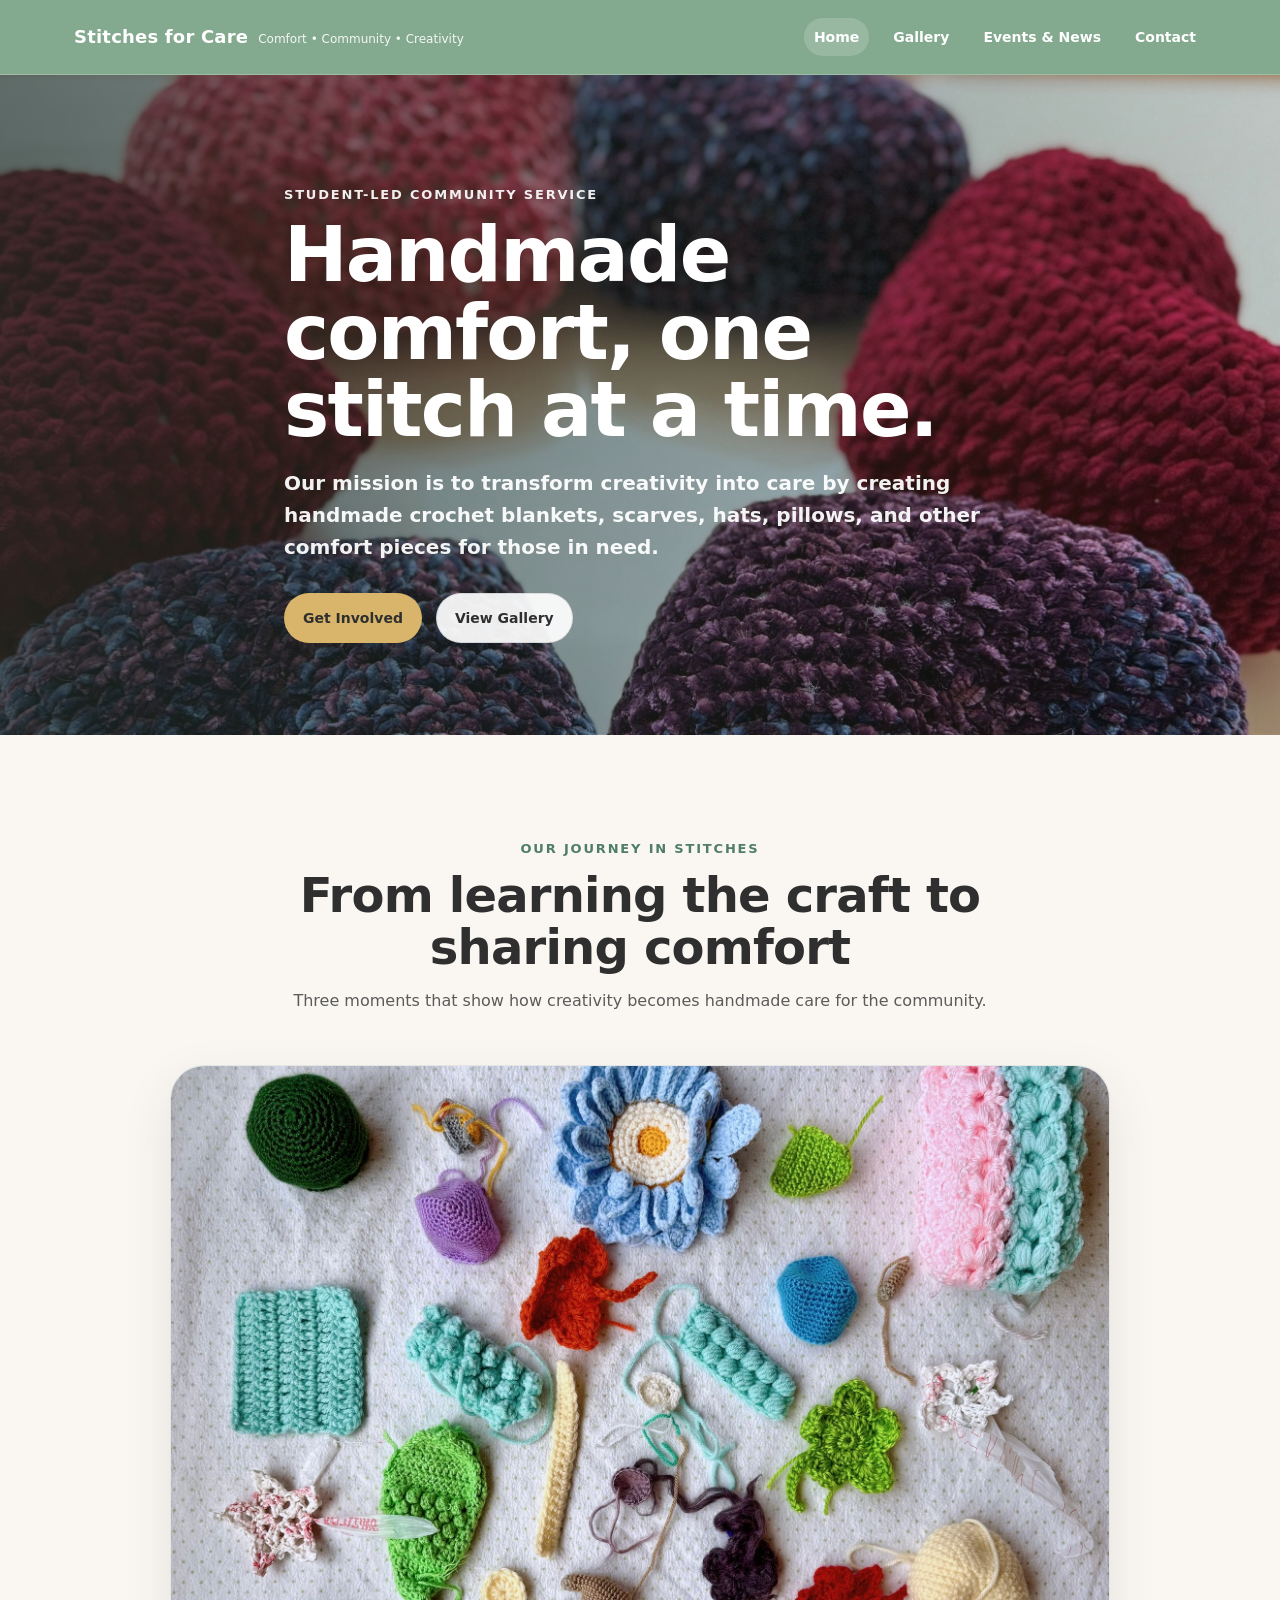
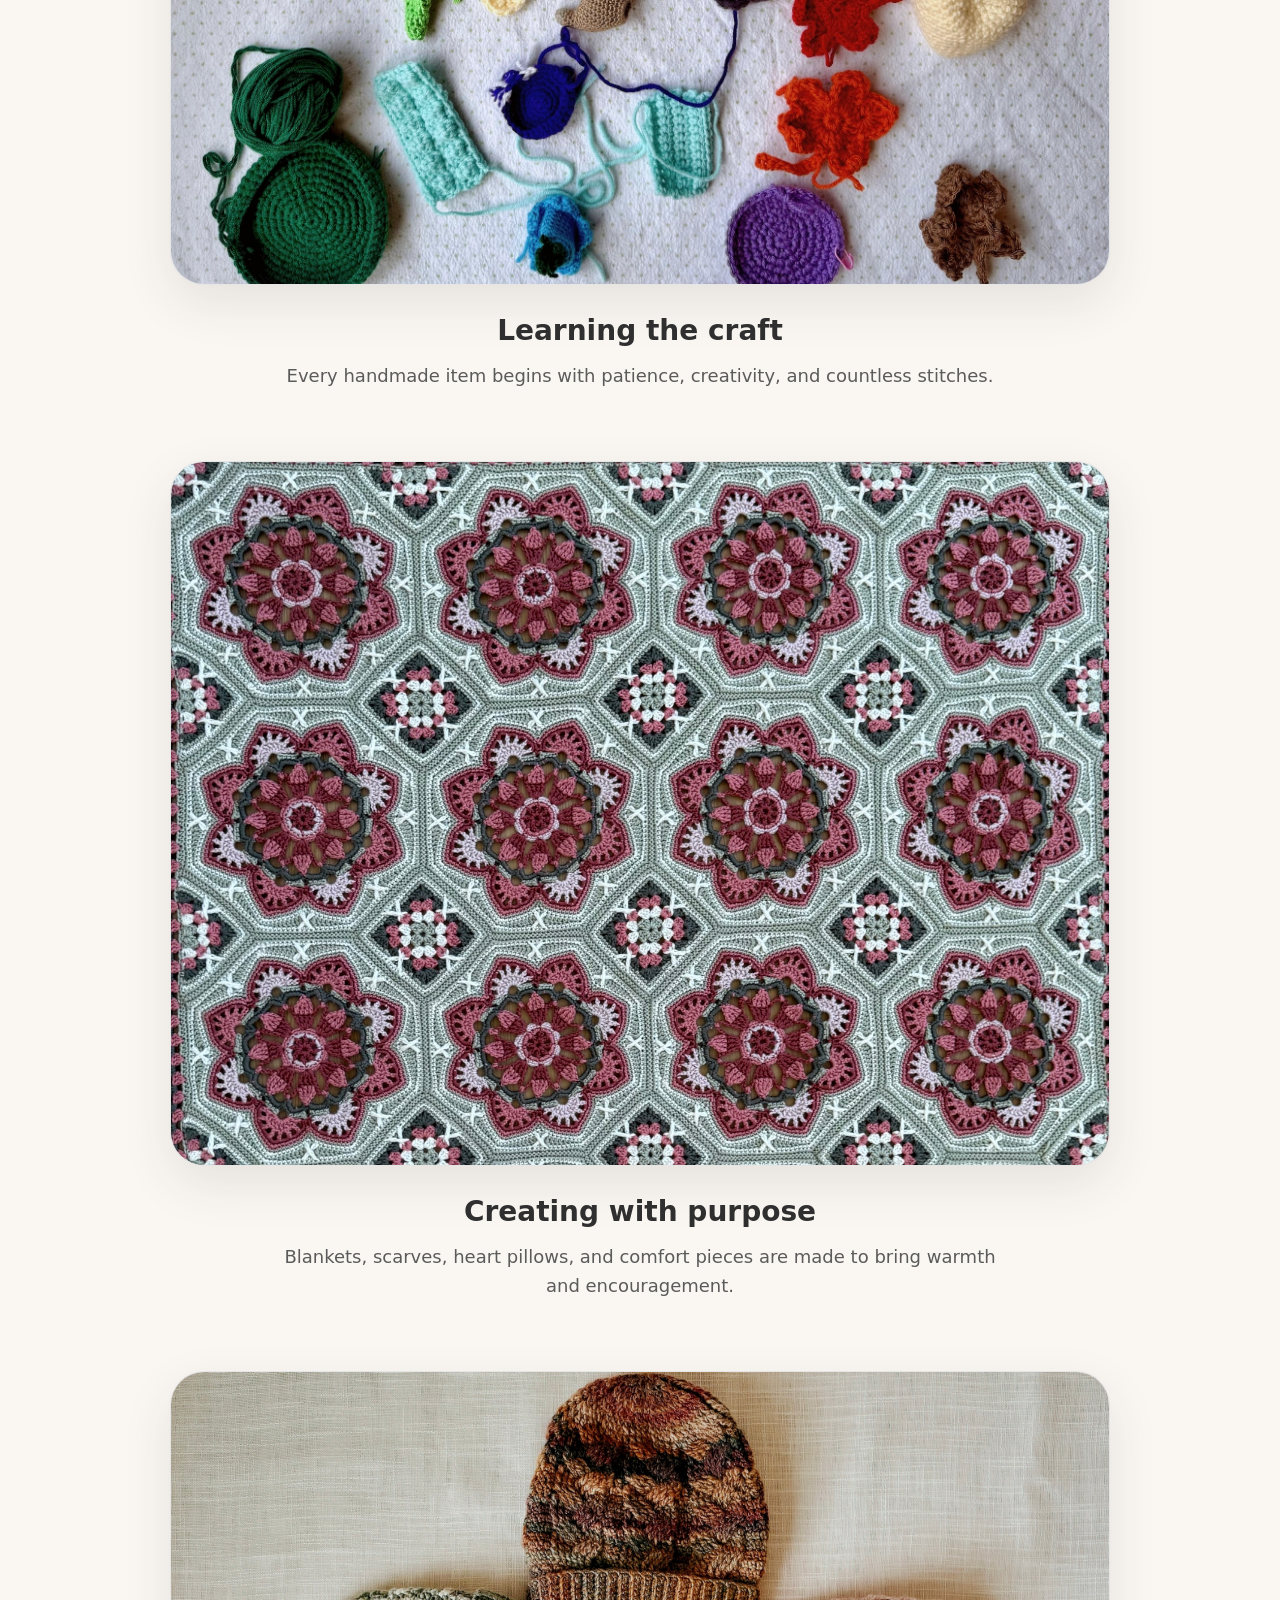
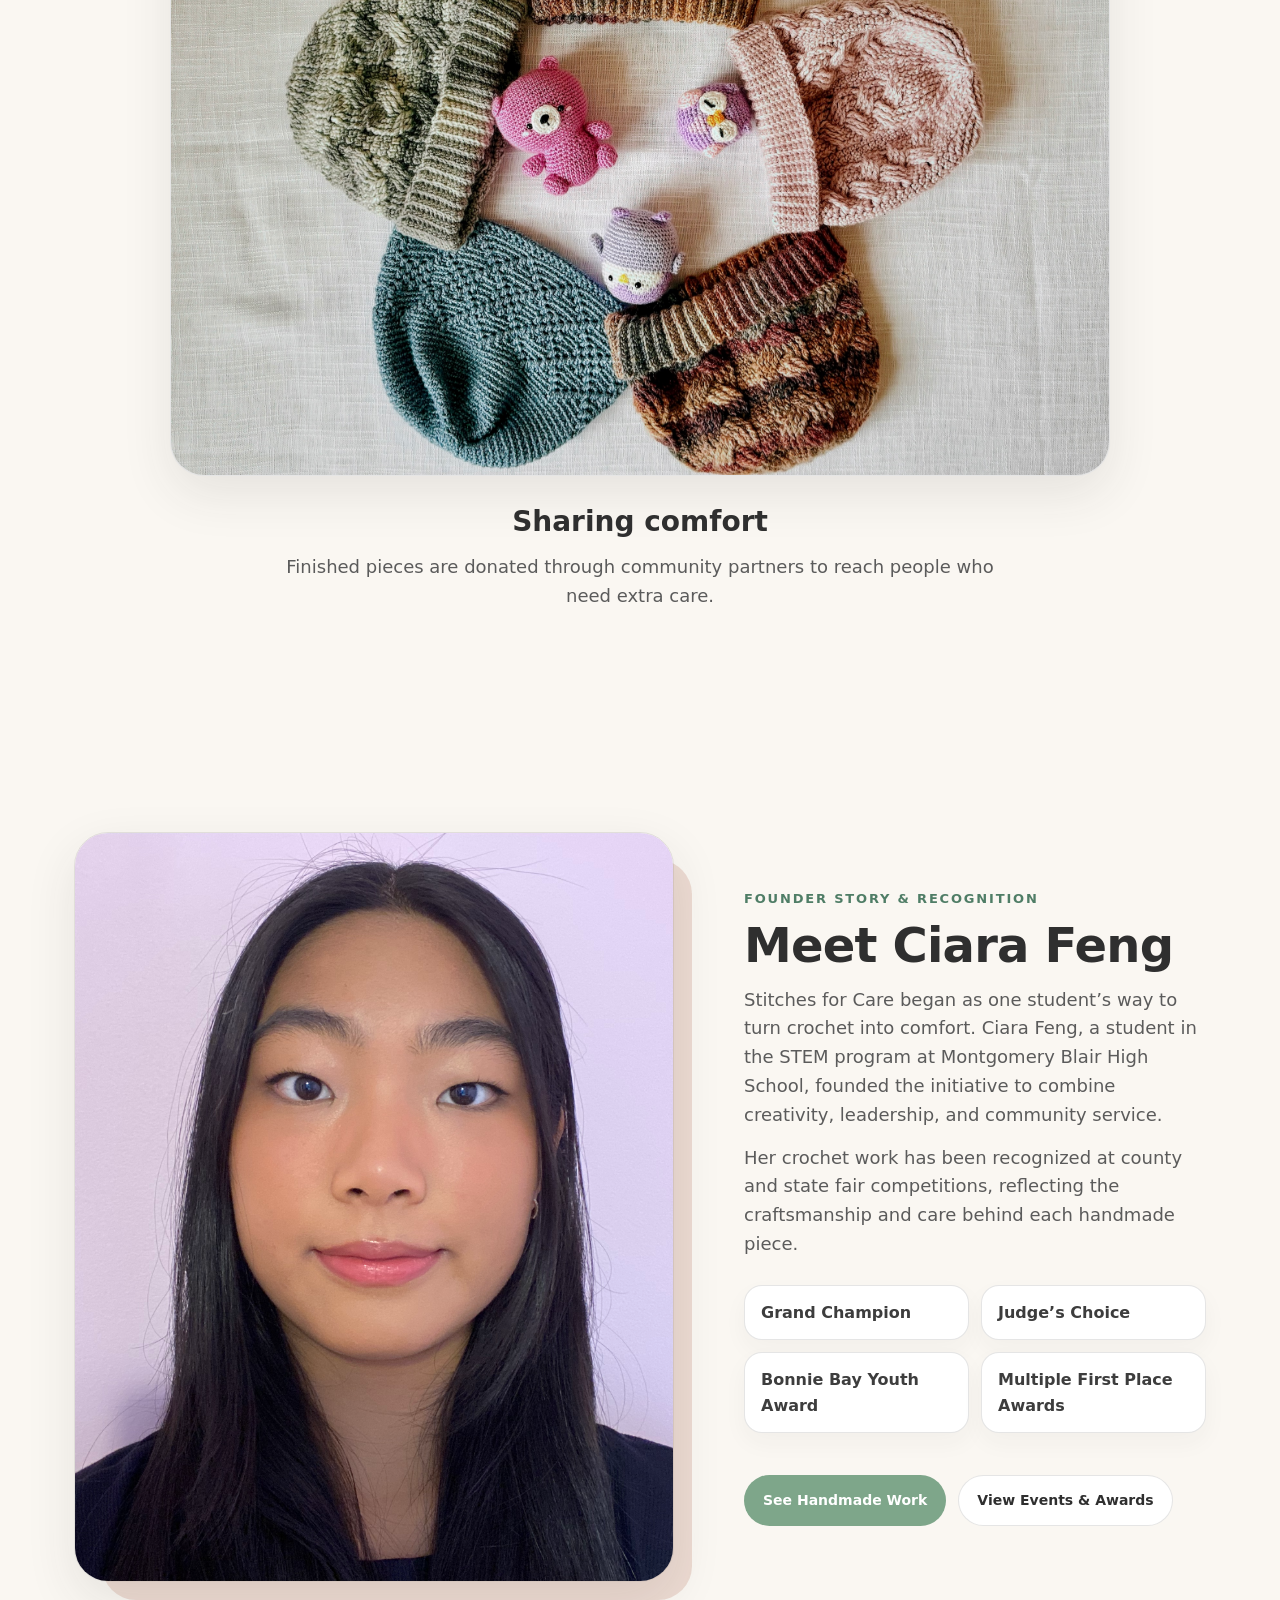
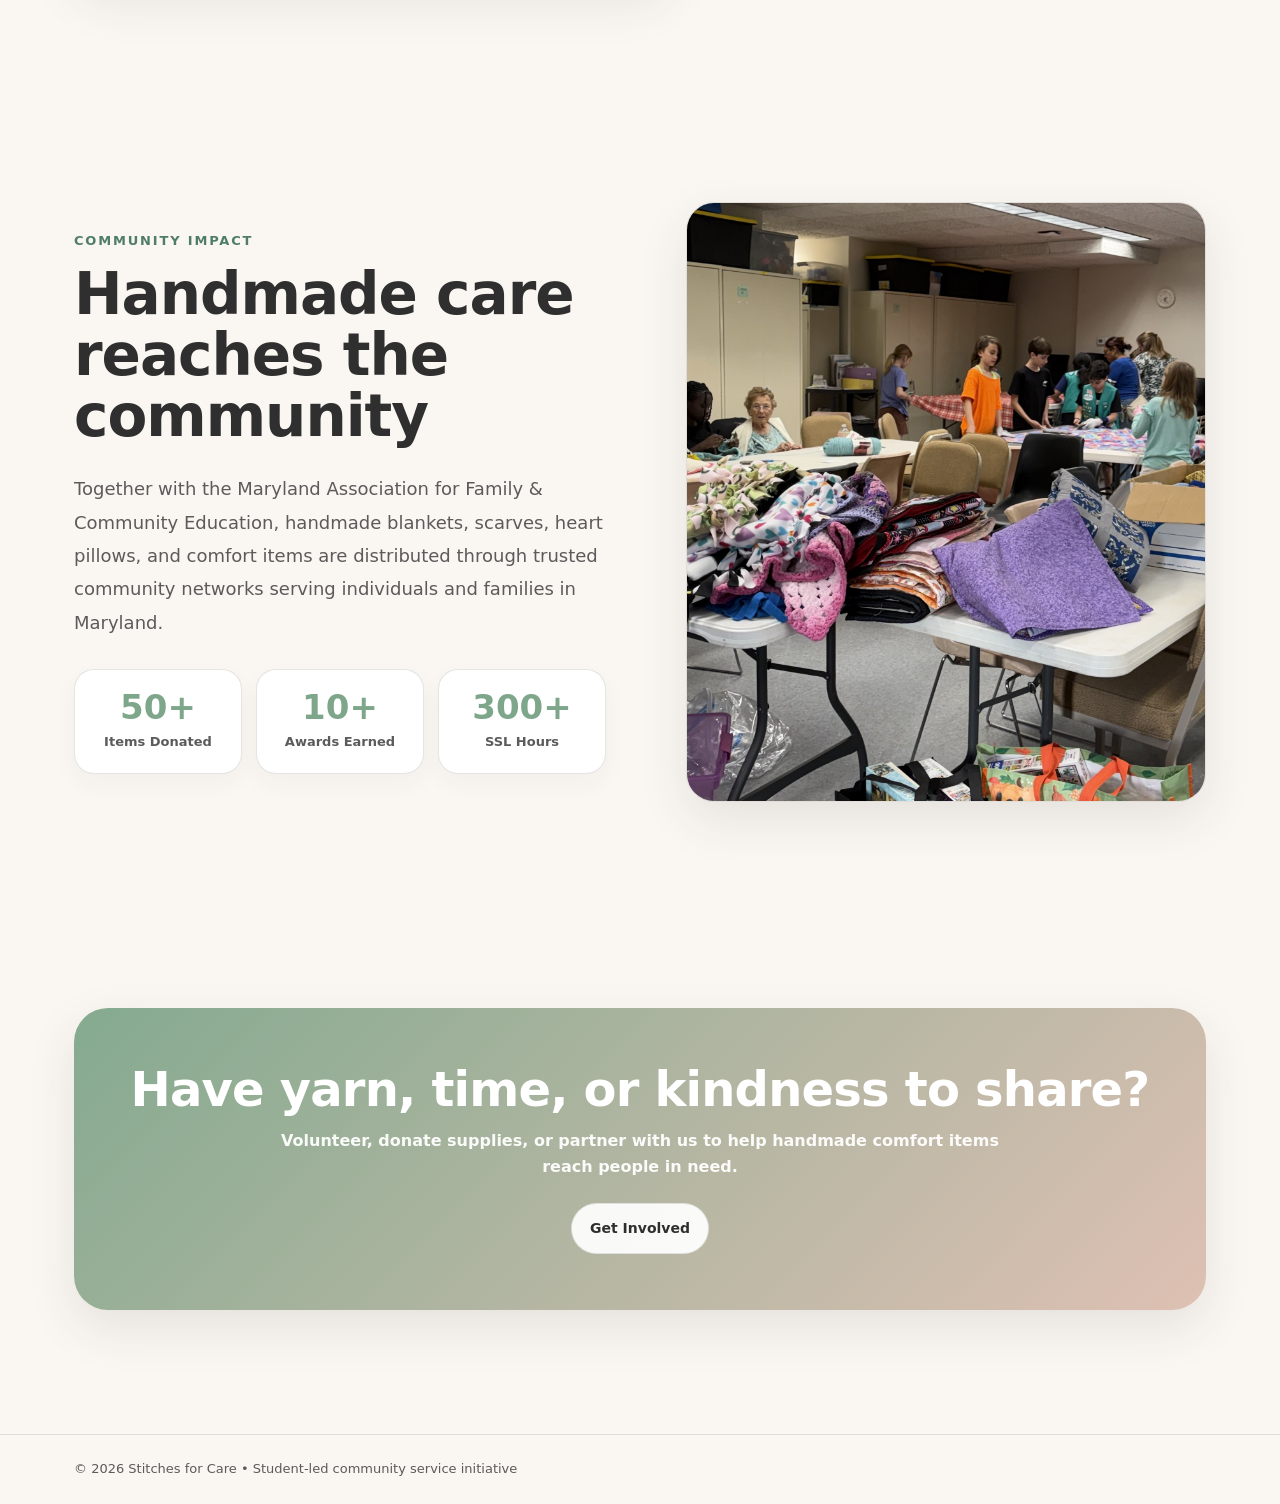
<file: index.html>
<!DOCTYPE html>
<html lang="en">
<head>
  <meta charset="UTF-8" />
  <meta name="viewport" content="width=device-width, initial-scale=1" />
  <title>Stitches for Care | Handmade Comfort, Community Service</title>
  <meta name="description" content="Stitches for Care is a student-led community service initiative creating handmade crochet items for people in need." />
  <link rel="stylesheet" href="styles.css" />
</head>
<body>
  <div class="topbar">
    <div class="container">
      <div class="nav">
        <a class="brand" href="index.html">
          <strong>Stitches for Care</strong>
          <span>Comfort • Community • Creativity</span>
        </a>
        <nav class="links" aria-label="Main navigation">
          <a href="index.html" aria-current="page">Home</a>
          <a href="gallery.html">Gallery</a>
          <a href="news.html">Events & News</a>
          <a href="contact.html">Contact</a>
        </nav>
      </div>
    </div>
  </div>

  <section class="hero hasImage">
    <div class="container heroContent">
      <div class="kicker">Student-led community service</div>
      <h1>Handmade comfort, one stitch at a time.</h1>
      <p>
        Our mission is to transform creativity into care by creating handmade crochet blankets, scarves, hats, pillows, and other comfort pieces for those in need.
      </p>
      <div class="heroActions">
        <a href="contact.html" class="btn gold">Get Involved</a>
        <a href="gallery.html" class="btn light">View Gallery</a>
      </div>
    </div>
  </section>

  <main>
    <section class="section photoStorySection">
      <div class="container">
        <div class="sectionIntro center storyHeader">
          <div class="kicker">Our Journey in Stitches</div>
          <h2>From learning the craft to sharing comfort</h2>
          <p>Three moments that show how creativity becomes handmade care for the community.</p>
        </div>

        <div class="verticalPhotoStory">
          <figure class="verticalStoryItem">
            <img src="images/story-creating.jpg" alt="Crochet work in progress" />
            <figcaption>
              <h3>Learning the craft</h3>
              <p>Every handmade item begins with patience, creativity, and countless stitches.</p>
            </figcaption>
          </figure>

          <figure class="verticalStoryItem">
            <img src="images/story-finished-work.jpg" alt="Finished handmade crochet blanket and comfort items" />
            <figcaption>
              <h3>Creating with purpose</h3>
              <p>Blankets, scarves, heart pillows, and comfort pieces are made to bring warmth and encouragement.</p>
            </figcaption>
          </figure>

          <figure class="verticalStoryItem">
            <img src="images/story-donation.jpg" alt="Handmade crochet donations prepared for community partner" />
            <figcaption>
              <h3>Sharing comfort</h3>
              <p>Finished pieces are donated through community partners to reach people who need extra care.</p>
            </figcaption>
          </figure>
        </div>
      </div>
    </section>

    <section class="section founderSection" id="about">
      <div class="container">
        <div class="founderLayout">
          <div class="founderPhotoWrap">
            <img src="images/Ciara_ProfilePic.png" alt="Ciara Feng, founder of Stitches for Care" class="founderImg" />
          </div>

          <div class="founderText">
            <div class="kicker">Founder Story & Recognition</div>
            <h2>Meet Ciara Feng</h2>
            <p>
              Stitches for Care began as one student’s way to turn crochet into comfort. Ciara Feng, a student in the STEM program at Montgomery Blair High School, founded the initiative to combine creativity, leadership, and community service.
            </p>
            <p>
              Her crochet work has been recognized at county and state fair competitions, reflecting the craftsmanship and care behind each handmade piece.
            </p>

            <div class="miniAwardGrid">
              <div class="miniAward"> Grand Champion</div>
              <div class="miniAward"> Judge’s Choice</div>
              <div class="miniAward"> Bonnie Bay Youth Award</div>
              <div class="miniAward"> Multiple First Place Awards</div>
            </div>

            <div class="ctaRow">
              <a href="gallery.html" class="btn primary">See Handmade Work</a>
              <a href="news.html" class="btn">View Events & Awards</a>
            </div>
          </div>
        </div>
      </div>
    </section>

    <section class="section partnerSection">
      <div class="container">
        <div class="featureStory partnerFeature impactPartnerFeature">
          <div class="storyText">
            <div class="kicker">Community Impact</div>
            <h2>Handmade care reaches the community</h2>
            <p>
              Together with the Maryland Association for Family &amp; Community Education, handmade blankets, scarves, heart pillows, and comfort items are distributed through trusted community networks serving individuals and families in Maryland.
            </p>

            <div class="impactMiniGrid">
              <div>
                <strong>50+</strong>
                <span>Items Donated</span>
              </div>
              <div>
                <strong>10+</strong>
                <span>Awards Earned</span>
              </div>
              <div>
                <strong>300+</strong>
                <span>SSL Hours</span>
              </div>
            </div>
          </div>

          <img
            src="images/MCAFCE.jpg"
            alt="Stitches for Care donation delivery through Maryland Association for Family and Community Education"
          />
        </div>
      </div>
    </section>

    <section class="section">
      <div class="container">
        <div class="ctaBanner">
          <h2>Have yarn, time, or kindness to share?</h2>
          <p>Volunteer, donate supplies, or partner with us to help handmade comfort items reach people in need.</p>
          <a href="contact.html" class="btn light">Get Involved</a>
        </div>
      </div>
    </section>
  </main>

  <footer class="footer">
    <div class="container">
      <div>© 2026 Stitches for Care • Student-led community service initiative</div>
    </div>
  </footer>
</body>
</html>
</file>
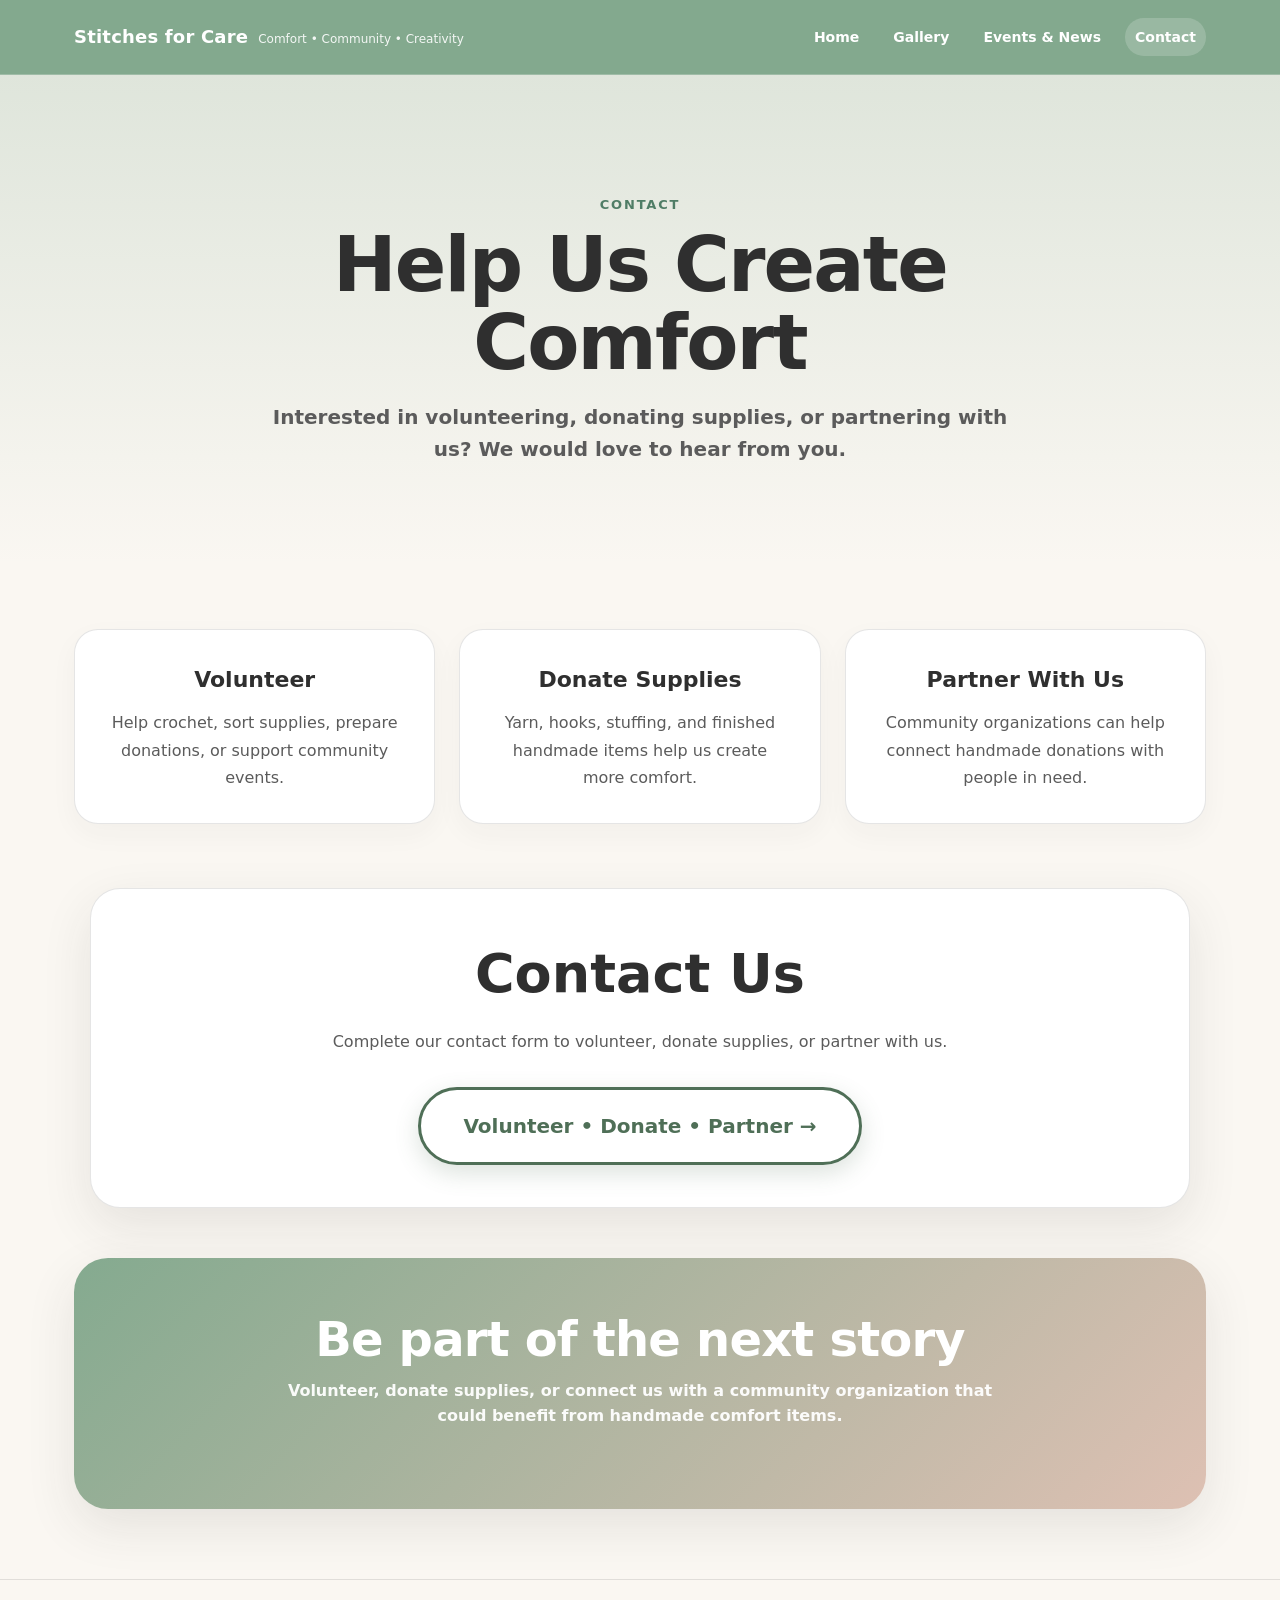
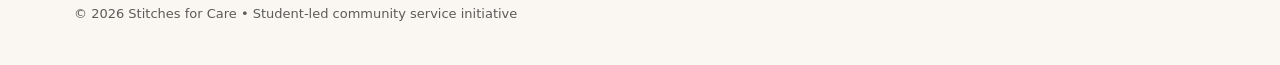
<file: contact.html>
<!DOCTYPE html>
<html lang="en">
<head>
  <meta charset="UTF-8" />
  <meta name="viewport" content="width=device-width, initial-scale=1" />
  <title>Contact | Stitches for Care</title>
  <meta name="description" content="Contact Stitches for Care to volunteer, donate supplies, or partner with us." />
  <link rel="stylesheet" href="styles.css" />
</head>
<body>
  <div class="topbar">
    <div class="container">
      <div class="nav">
        <a class="brand" href="index.html">
          <strong>Stitches for Care</strong>
          <span>Comfort • Community • Creativity</span>
        </a>
        <nav class="links" aria-label="Main navigation">
          <a href="index.html">Home</a>
          <a href="gallery.html">Gallery</a>
          <a href="news.html">Events &amp; News</a>
          <a href="contact.html" aria-current="page">Contact</a>
        </nav>
      </div>
    </div>
  </div>

  <section class="hero subHero centerHero">
    <div class="container">
      <div class="kicker">Contact</div>
      <h1>Help Us Create Comfort</h1>
      <p>
        Interested in volunteering, donating supplies, or partnering with us?
        We would love to hear from you.
      </p>
    </div>
  </section>

  <main>
    <section class="section compact">
      <div class="container">
        <div class="contactIntroGrid">
          <div class="contactOption">
            <h3>Volunteer</h3>
            <p>Help crochet, sort supplies, prepare donations, or support community events.</p>
          </div>

          <div class="contactOption">
            <h3>Donate Supplies</h3>
            <p>Yarn, hooks, stuffing, and finished handmade items help us create more comfort.</p>
          </div>

          <div class="contactOption">
            <h3>Partner With Us</h3>
            <p>Community organizations can help connect handmade donations with people in need.</p>
          </div>
        </div>
      </div>
    </section>

    <div class="formCard">
  <h2>Contact Us</h2>
  <p>
    Complete our contact form to volunteer, donate supplies, or partner with us.
  </p>

  <a
    href="https://docs.google.com/forms/d/1BhDKv99CO44B9Pm7TevHlc80E0bP0FtW9bHoO_9sqD4/edit"
    target="_blank"
    rel="noopener noreferrer"
    class="formButton">
    Volunteer • Donate • Partner → 
  </a>
</div>

    <section class="section ctaSection">
      <div class="container">
        <div class="ctaBanner">
          <h2>Be part of the next story</h2>
          <p>
            Volunteer, donate supplies, or connect us with a community organization
            that could benefit from handmade comfort items.
          </p>
        </div>
      </div>
    </section>
  </main>

  <footer class="footer copyrightFooter">
    <div class="container">
      <div>© 2026 Stitches for Care • Student-led community service initiative</div>
    </div>
  </footer>
</body>
</html>
</file>
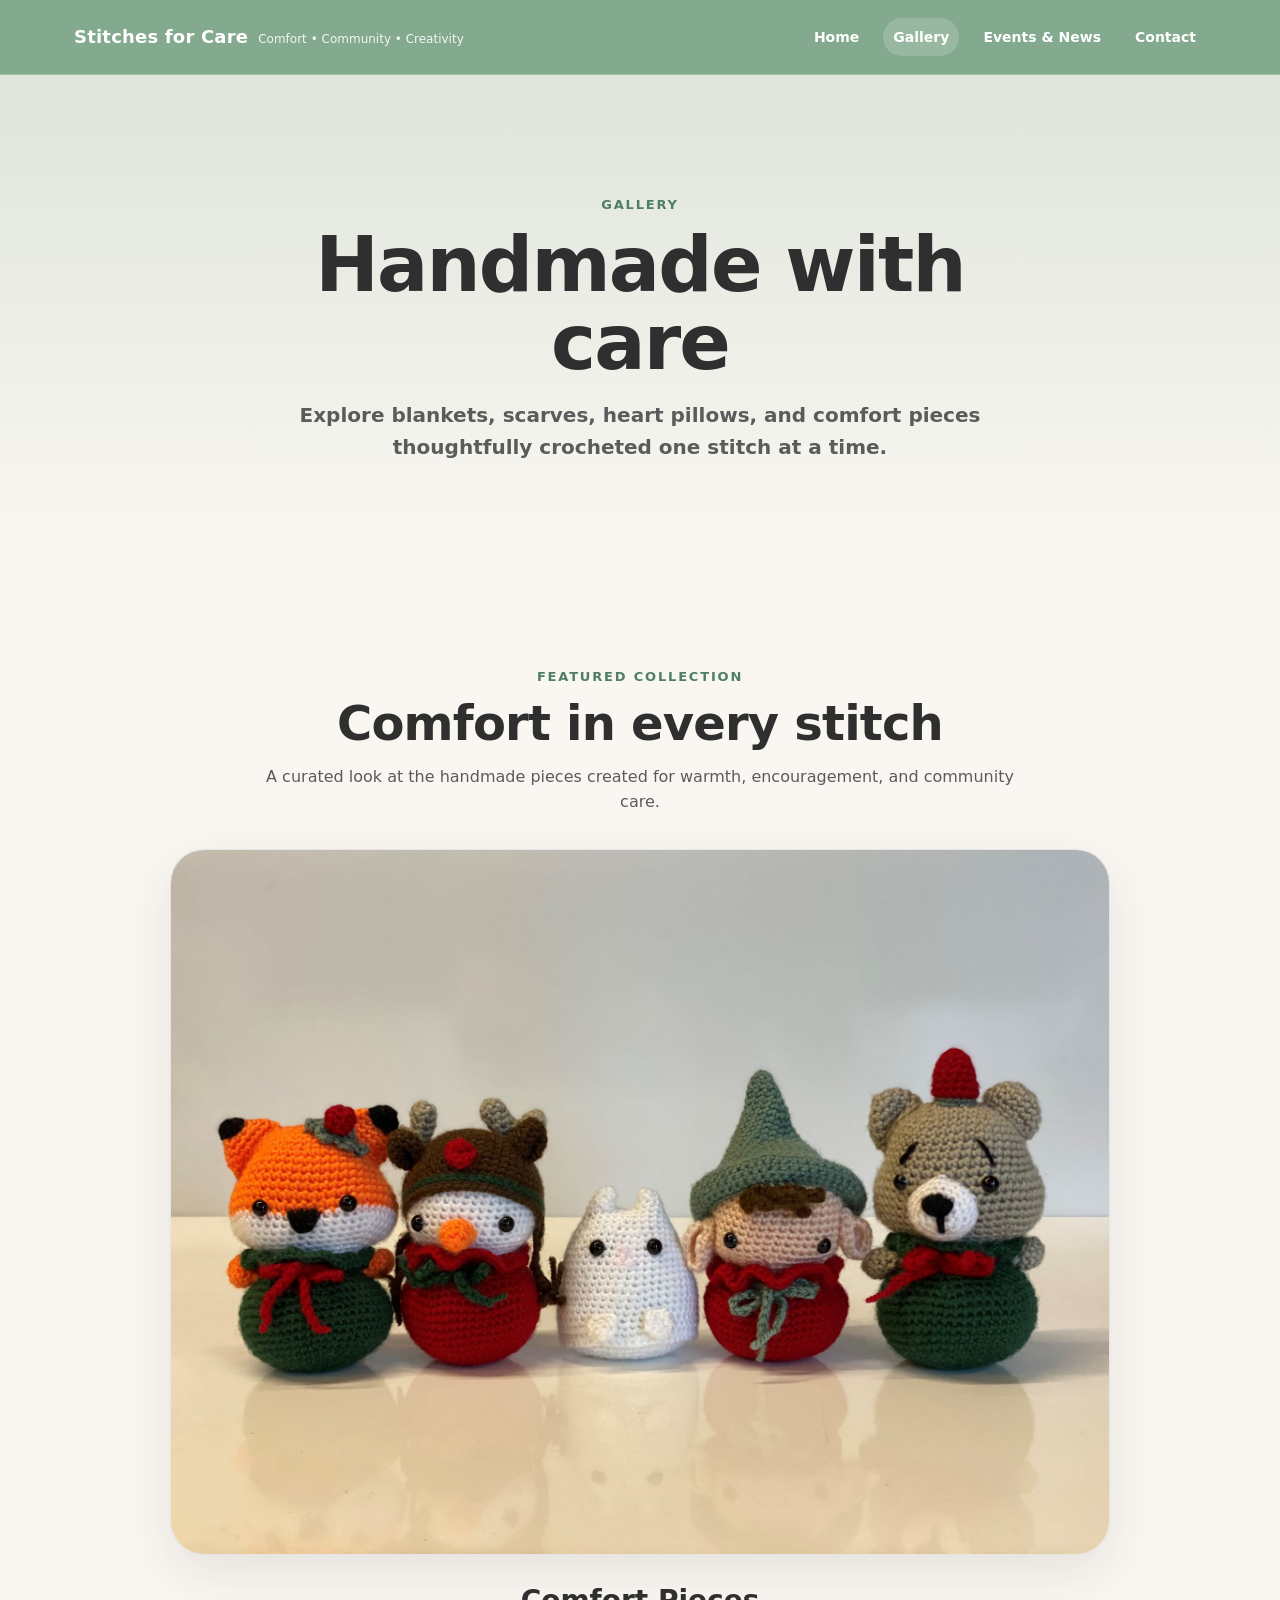
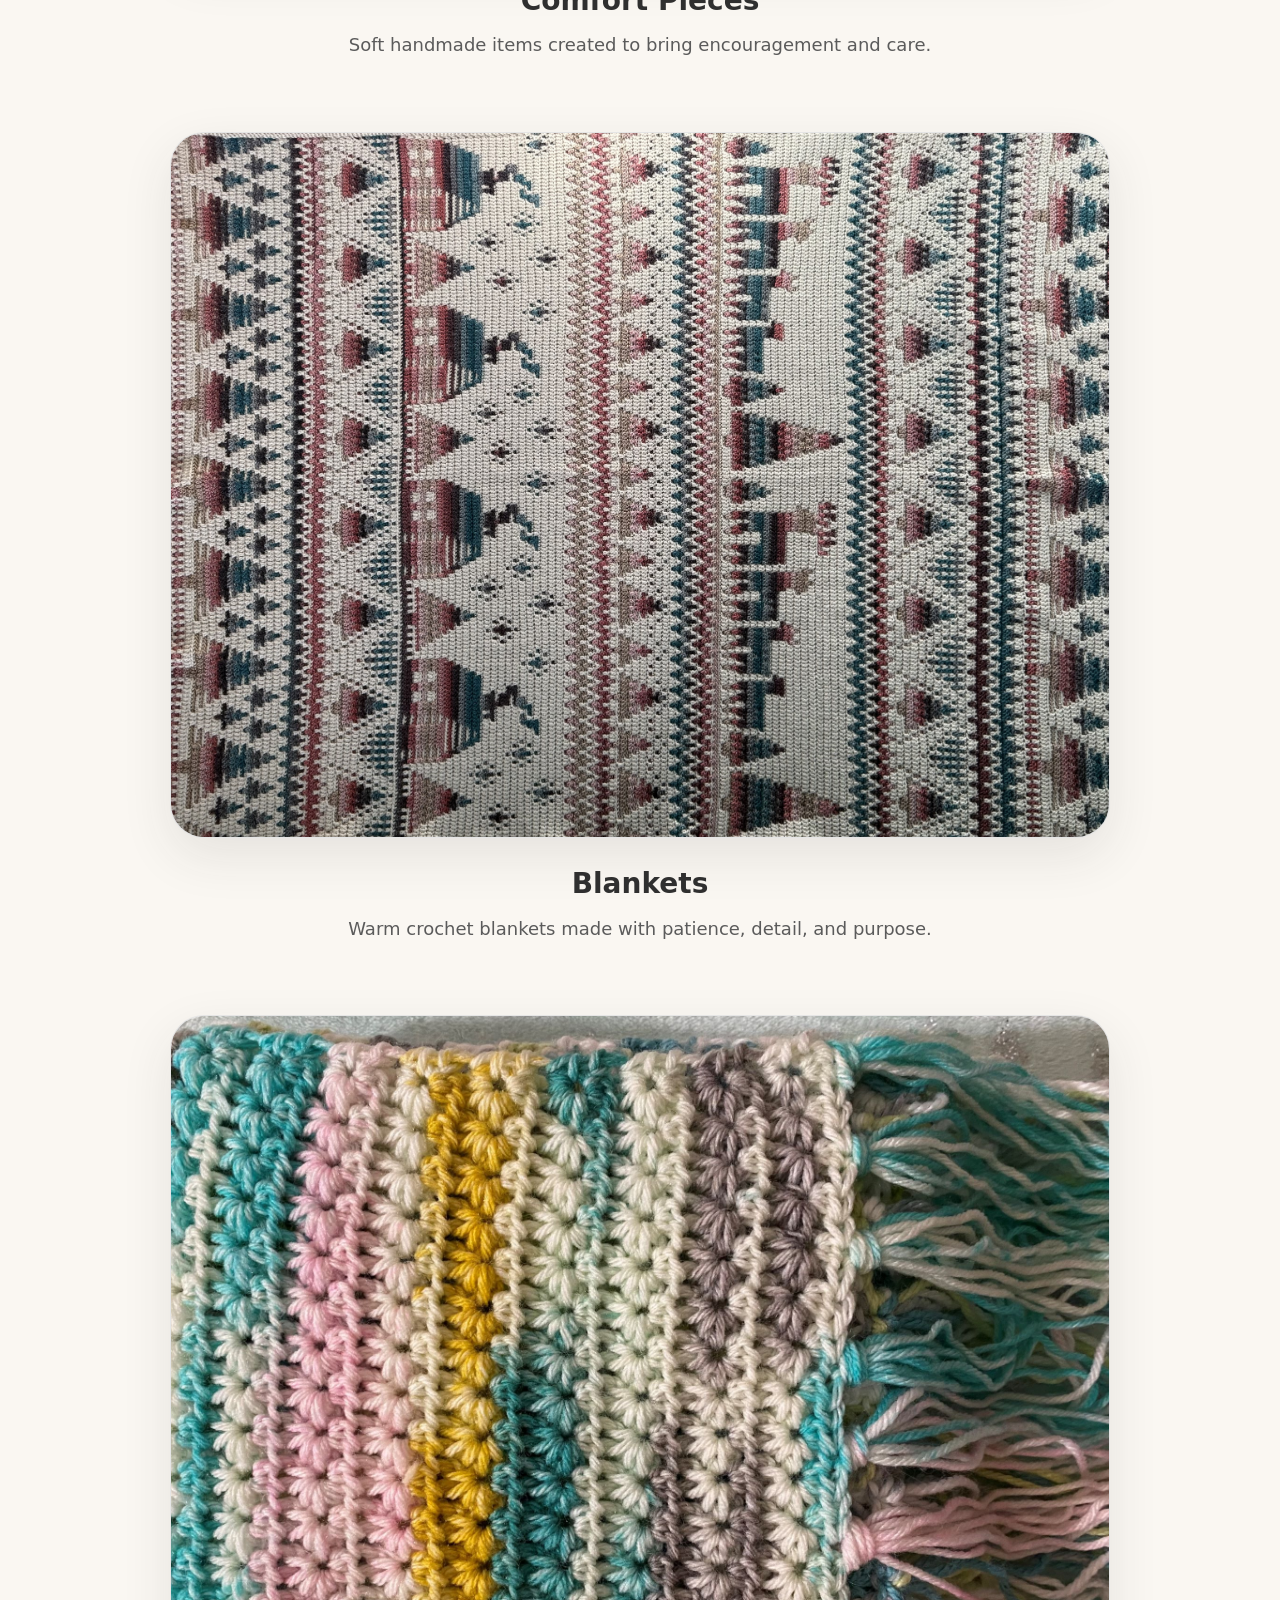
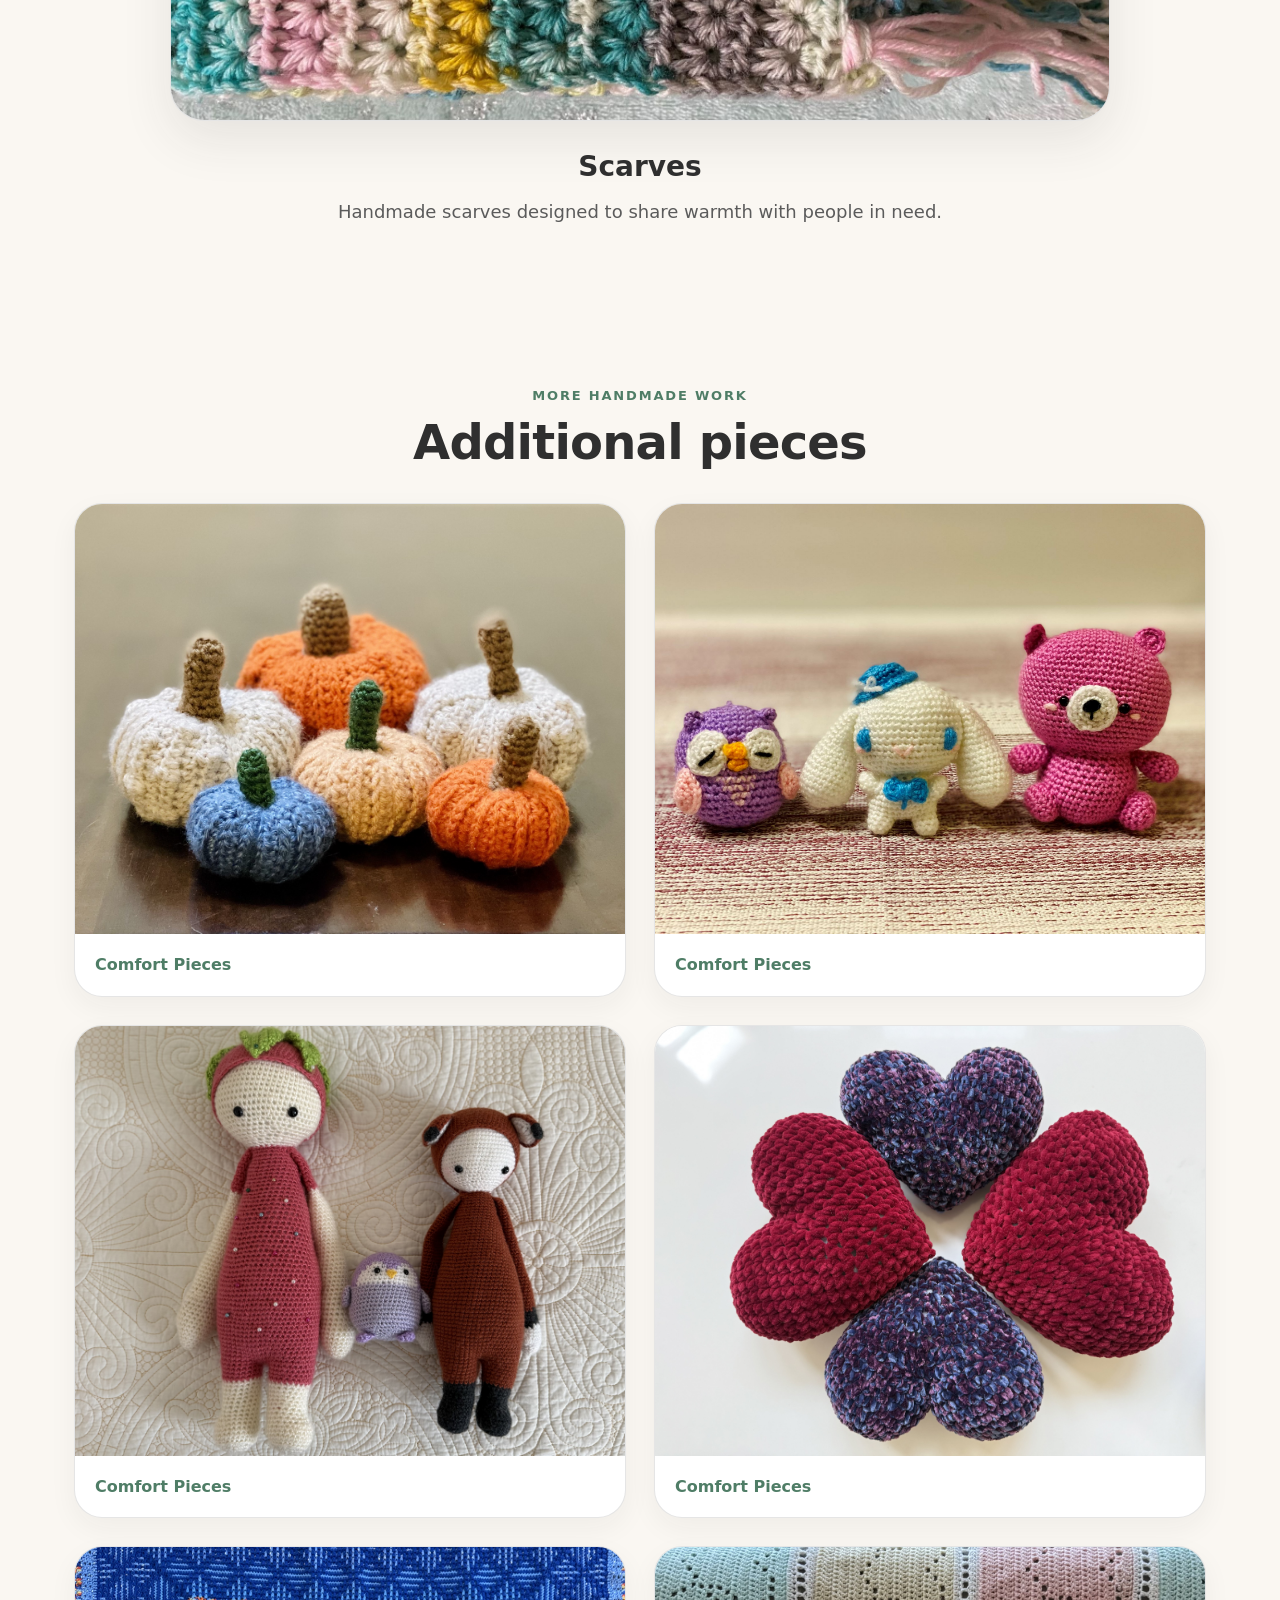
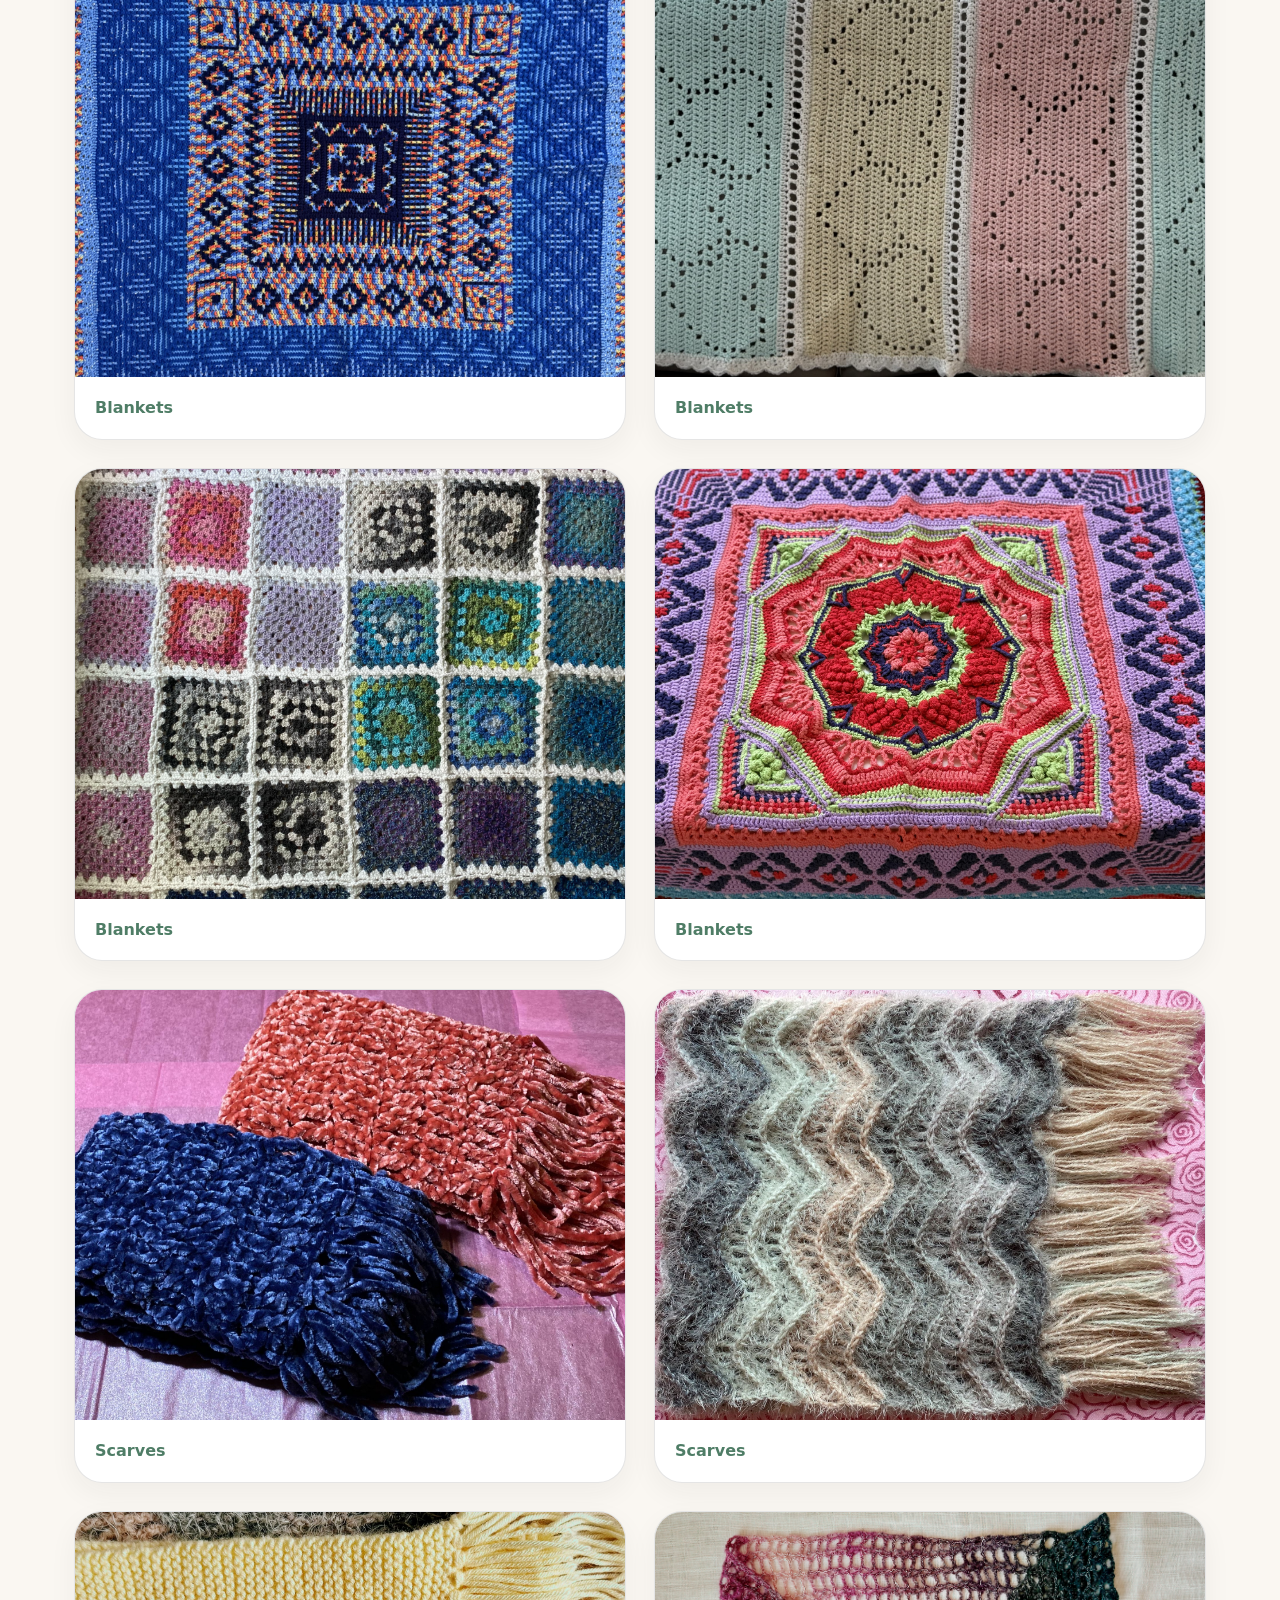
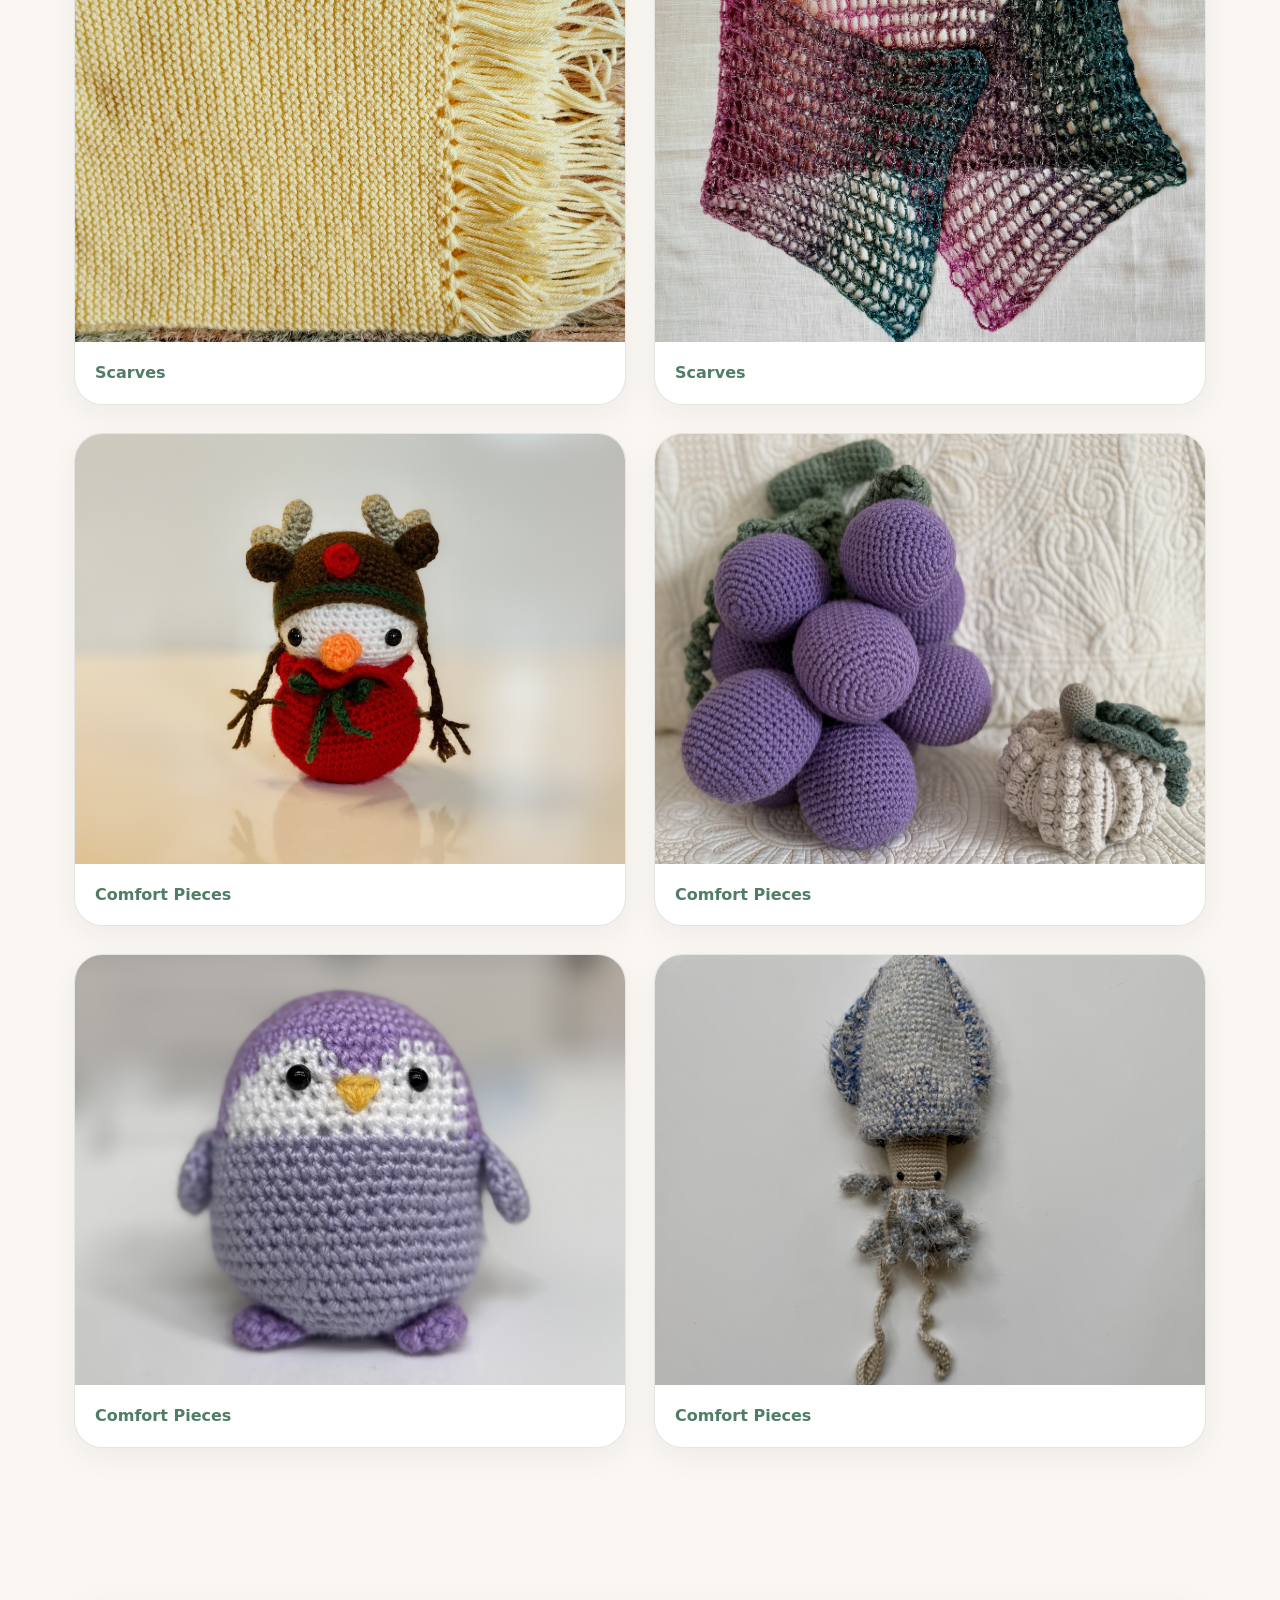
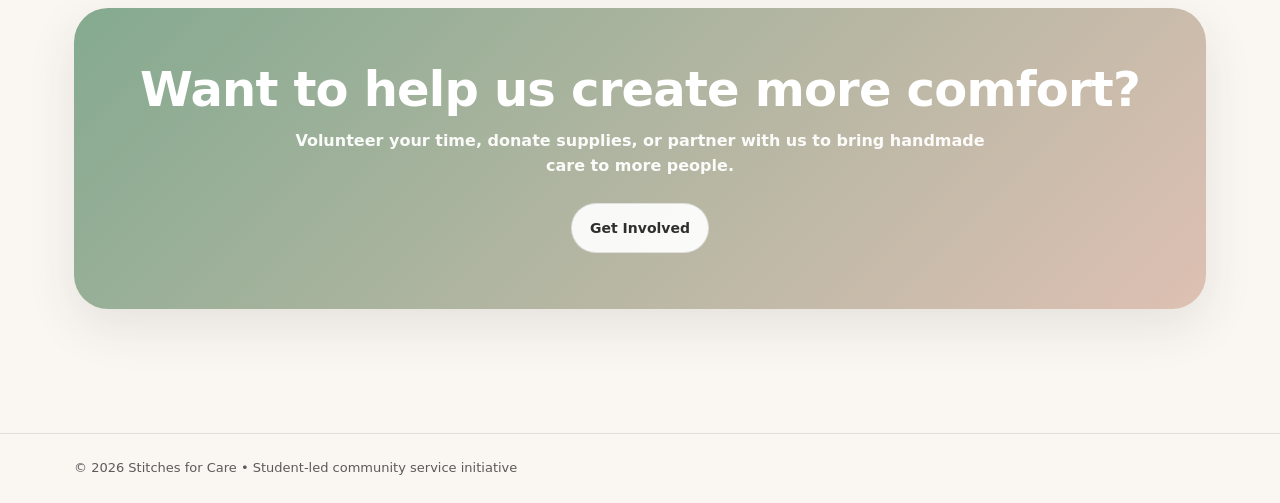
<file: gallery.html>
<!DOCTYPE html>
<html lang="en">
<head>
  <meta charset="UTF-8" />
  <meta name="viewport" content="width=device-width, initial-scale=1" />
  <title>Gallery | Stitches for Care</title>
  <meta name="description" content="Explore handmade crochet blankets, scarves, heart pillows, and comfort items created by Stitches for Care." />
  <link rel="stylesheet" href="styles.css" />
</head>
<body>
  <div class="topbar">
    <div class="container">
      <div class="nav">
        <a class="brand" href="index.html">
          <strong>Stitches for Care</strong>
          <span>Comfort • Community • Creativity</span>
        </a>
        <nav class="links" aria-label="Main navigation">
          <a href="index.html">Home</a>
          <a href="gallery.html" aria-current="page">Gallery</a>
          <a href="news.html">Events & News</a>
          <a href="contact.html">Contact</a>
        </nav>
      </div>
    </div>
  </div>

  <section class="hero subHero">
    <div class="container">
      <div class="kicker">Gallery</div>
      <h1>Handmade with care</h1>
      <p>
        Explore blankets, scarves, heart pillows, and comfort pieces thoughtfully crocheted one stitch at a time.
      </p>
    </div>
  </section>

  <main>
    <section class="section galleryFeatureSection">
      <div class="container">
        <div class="sectionIntro center">
          <div class="kicker">Featured Collection</div>
          <h2>Comfort in every stitch</h2>
          <p>A curated look at the handmade pieces created for warmth, encouragement, and community care.</p>
        </div>

        <div class="largeGalleryStack">
          <figure class="largeGalleryItem">
            <img src="images/Comfort1.jpg" alt="Handmade crochet comfort pieces" />
            <figcaption>
              <h3>Comfort Pieces</h3>
              <p>Soft handmade items created to bring encouragement and care.</p>
            </figcaption>
          </figure>

          <figure class="largeGalleryItem">
            <img src="images/Blanket1.jpg" alt="Handmade crochet blanket" />
            <figcaption>
              <h3>Blankets</h3>
              <p>Warm crochet blankets made with patience, detail, and purpose.</p>
            </figcaption>
          </figure>

          <figure class="largeGalleryItem">
            <img src="images/Scarf1.jpg" alt="Handmade crochet scarf" />
            <figcaption>
              <h3>Scarves</h3>
              <p>Handmade scarves designed to share warmth with people in need.</p>
            </figcaption>
          </figure>
        </div>
      </div>
    </section>

    <section class="section compact">
      <div class="container">
        <div class="sectionIntro center">
          <div class="kicker">More Handmade Work</div>
          <h2>Additional pieces</h2>
        </div>
        <div class="editorialGalleryGrid">
          <figure><img src="images/Comfort2.jpg" alt="Crocheted comfort piece" /><figcaption>Comfort Pieces</figcaption></figure>
          <figure><img src="images/Comfort3.jpg" alt="Crocheted comfort piece" /><figcaption>Comfort Pieces</figcaption></figure>
          <figure><img src="images/Comfort4.jpg" alt="Crocheted comfort piece" /><figcaption>Comfort Pieces</figcaption></figure>
          <figure><img src="images/Comfort5.jpg" alt="Crocheted comfort piece" /><figcaption>Comfort Pieces</figcaption></figure>
          <figure><img src="images/Blanket2.jpg" alt="Crocheted blanket" /><figcaption>Blankets</figcaption></figure>
          <figure><img src="images/Blanket3.jpg" alt="Crocheted blanket" /><figcaption>Blankets</figcaption></figure>
          <figure><img src="images/Blanket4.jpg" alt="Crocheted blanket" /><figcaption>Blankets</figcaption></figure>
          <figure><img src="images/Blanket5.jpg" alt="Crocheted blanket" /><figcaption>Blankets</figcaption></figure>
          <figure><img src="images/Scarf2.jpg" alt="Crocheted scarf" /><figcaption>Scarves</figcaption></figure>
          <figure><img src="images/Scarf3.jpg" alt="Crocheted scarf" /><figcaption>Scarves</figcaption></figure>
          <figure><img src="images/Scarf4.jpg" alt="Crocheted scarf" /><figcaption>Scarves</figcaption></figure>
          <figure><img src="images/Scarf5.jpg" alt="Crocheted scarf" /><figcaption>Scarves</figcaption></figure>
          <figure><img src="images/Comfort6.jpg" alt="Crocheted comfort piece" /><figcaption>Comfort Pieces</figcaption></figure>
          <figure><img src="images/Comfort7.jpg" alt="Crocheted comfort piece" /><figcaption>Comfort Pieces</figcaption></figure>
          <figure><img src="images/Comfort8.jpg" alt="Crocheted comfort piece" /><figcaption>Comfort Pieces</figcaption></figure>
          <figure><img src="images/Comfort9.jpg" alt="Crocheted comfort piece" /><figcaption>Comfort Pieces</figcaption></figure>
        </div>
        </div>
      </div>
    </section>

    <section class="section">
      <div class="container">
        <div class="ctaBanner">
          <h2>Want to help us create more comfort?</h2>
          <p>Volunteer your time, donate supplies, or partner with us to bring handmade care to more people.</p>
          <a href="contact.html" class="btn light">Get Involved</a>
        </div>
      </div>
    </section>
  </main>

  <footer class="footer">
    <div class="container">
      <div>© 2026 Stitches for Care • Student-led community service initiative</div>
    </div>
  </footer>
</body>
</html>
</file>
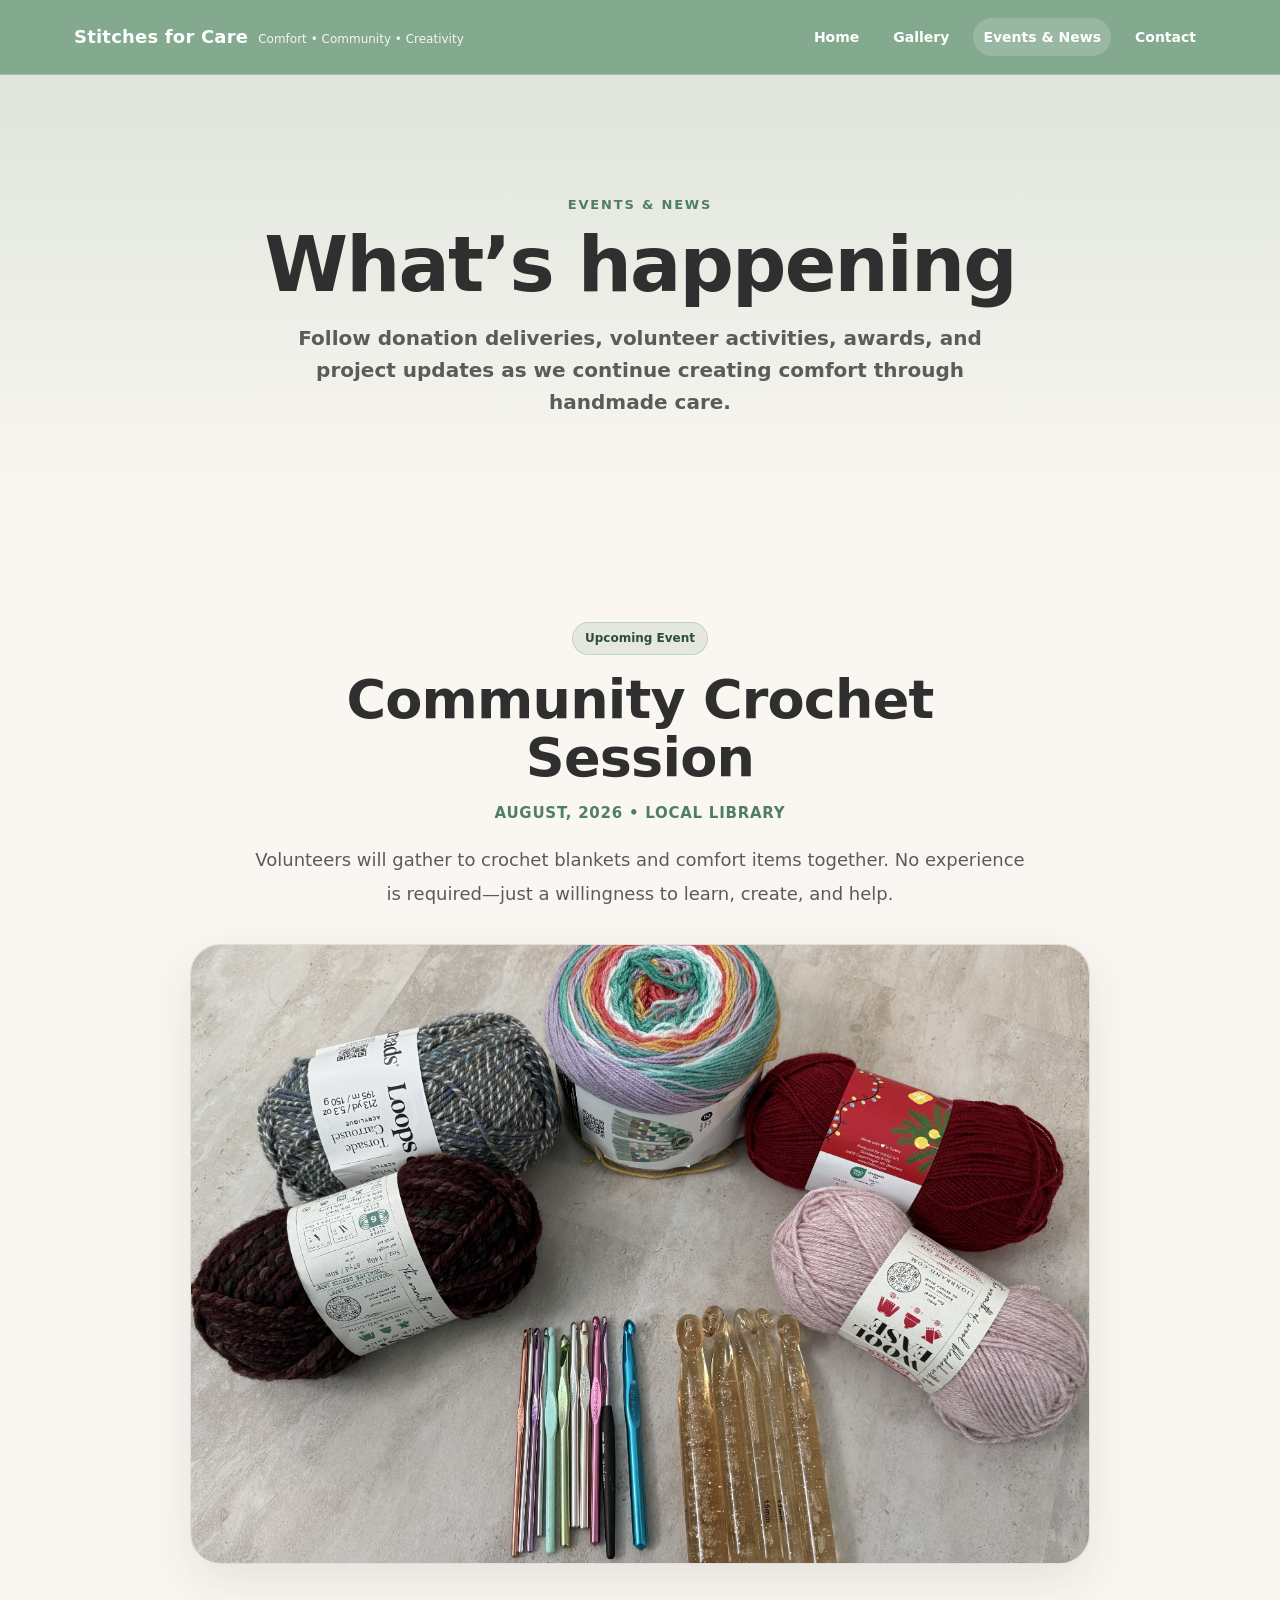
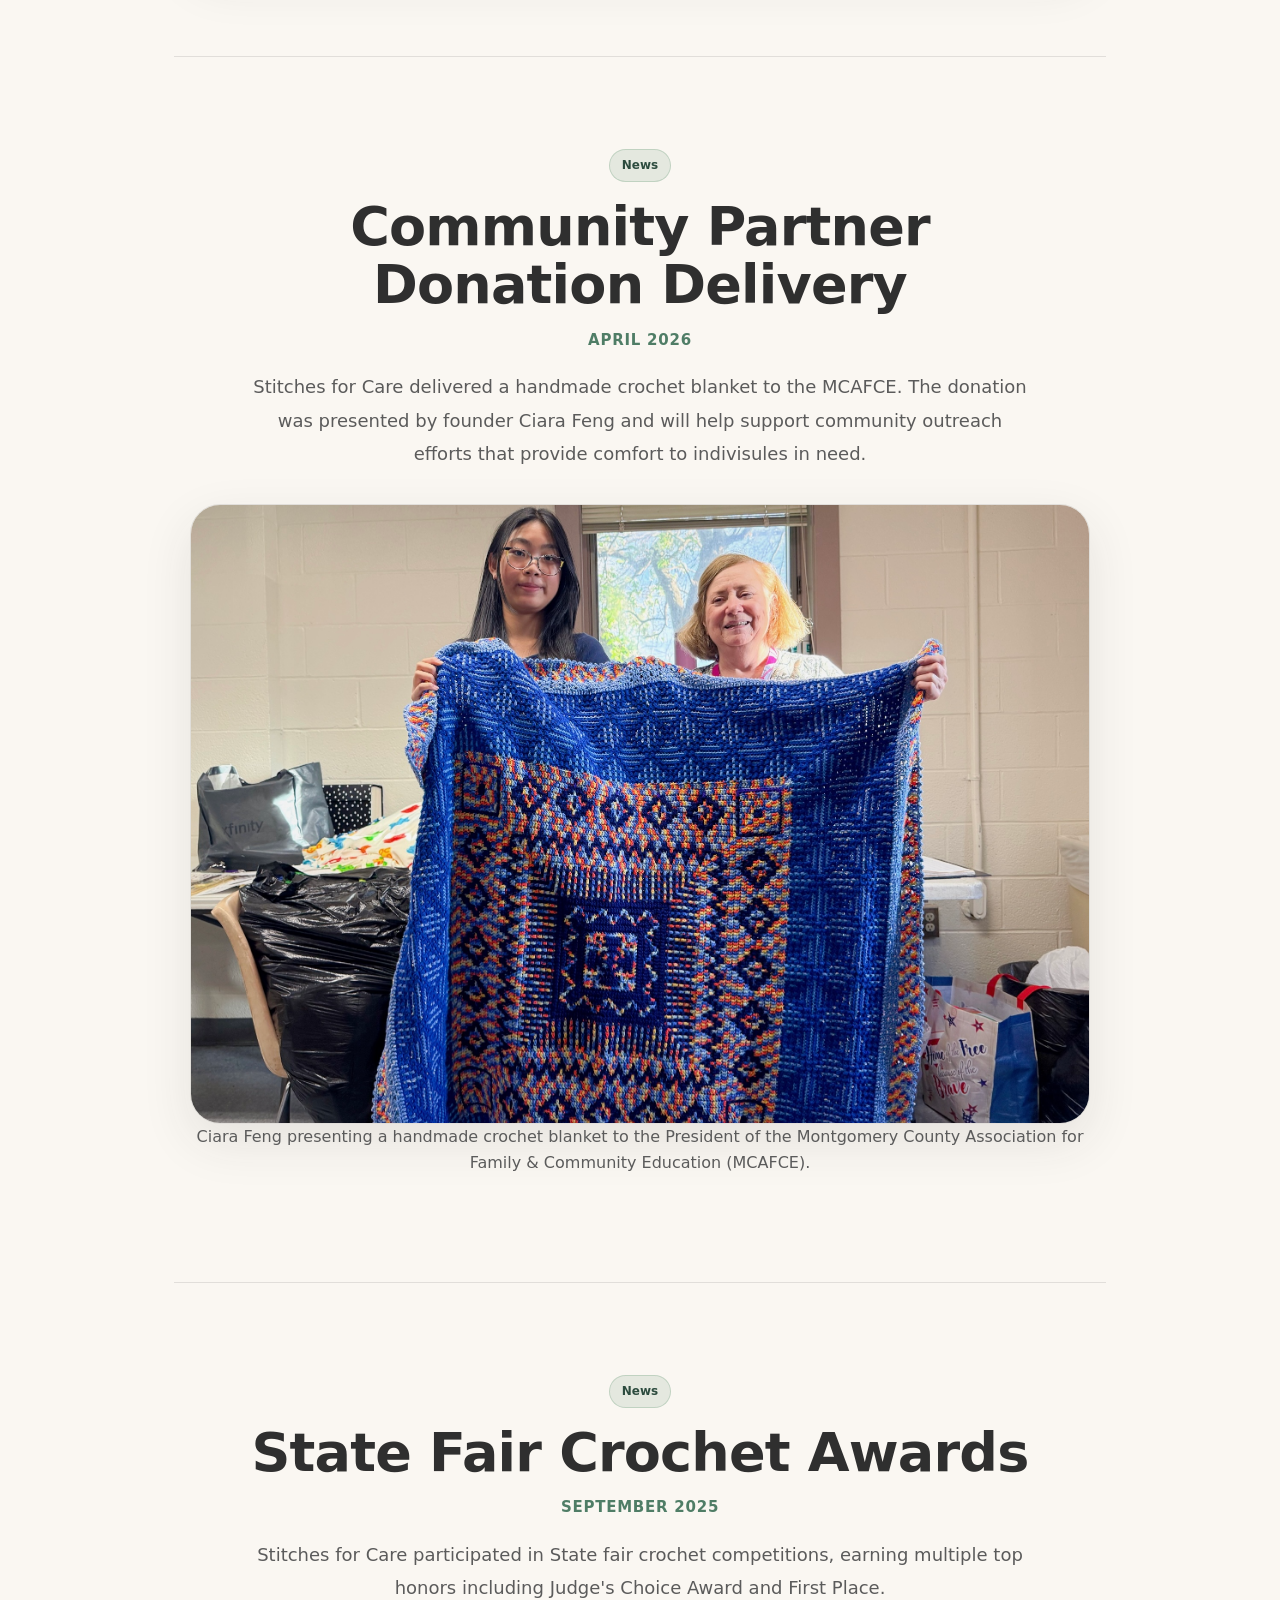
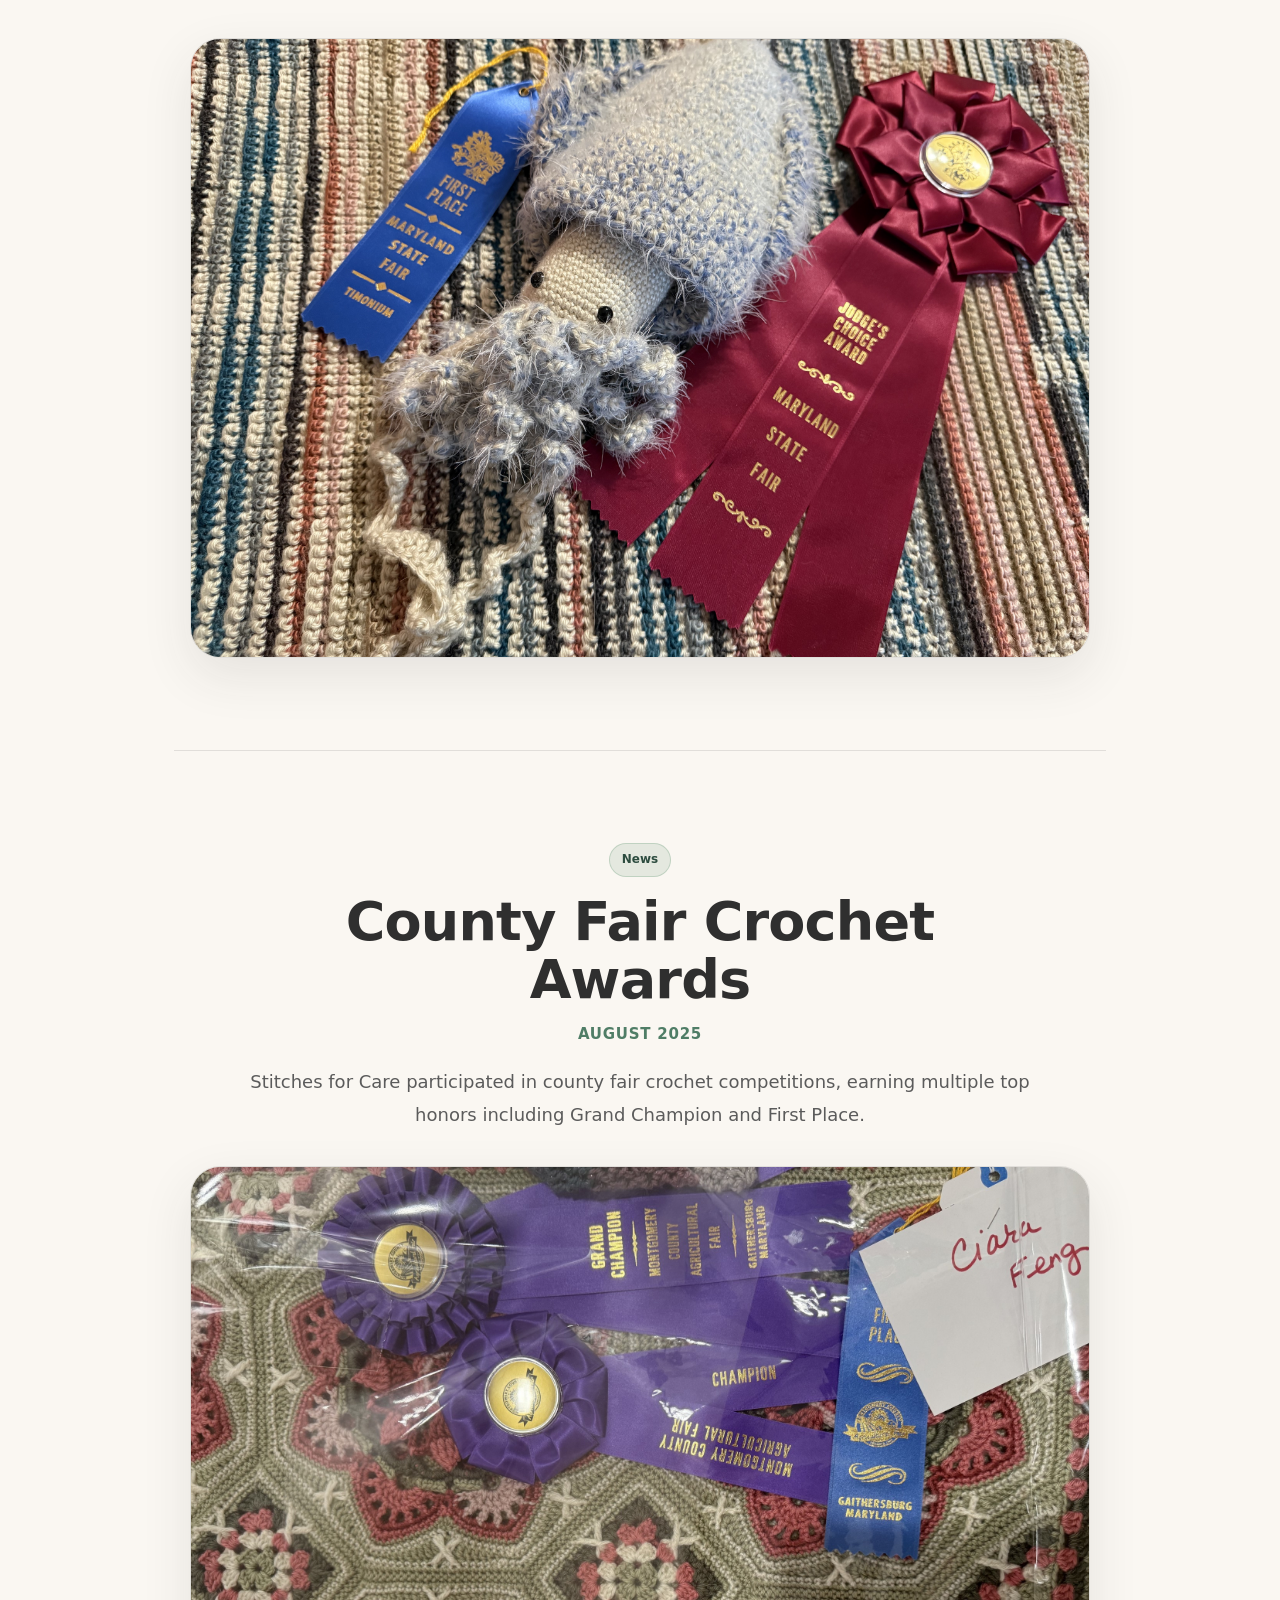
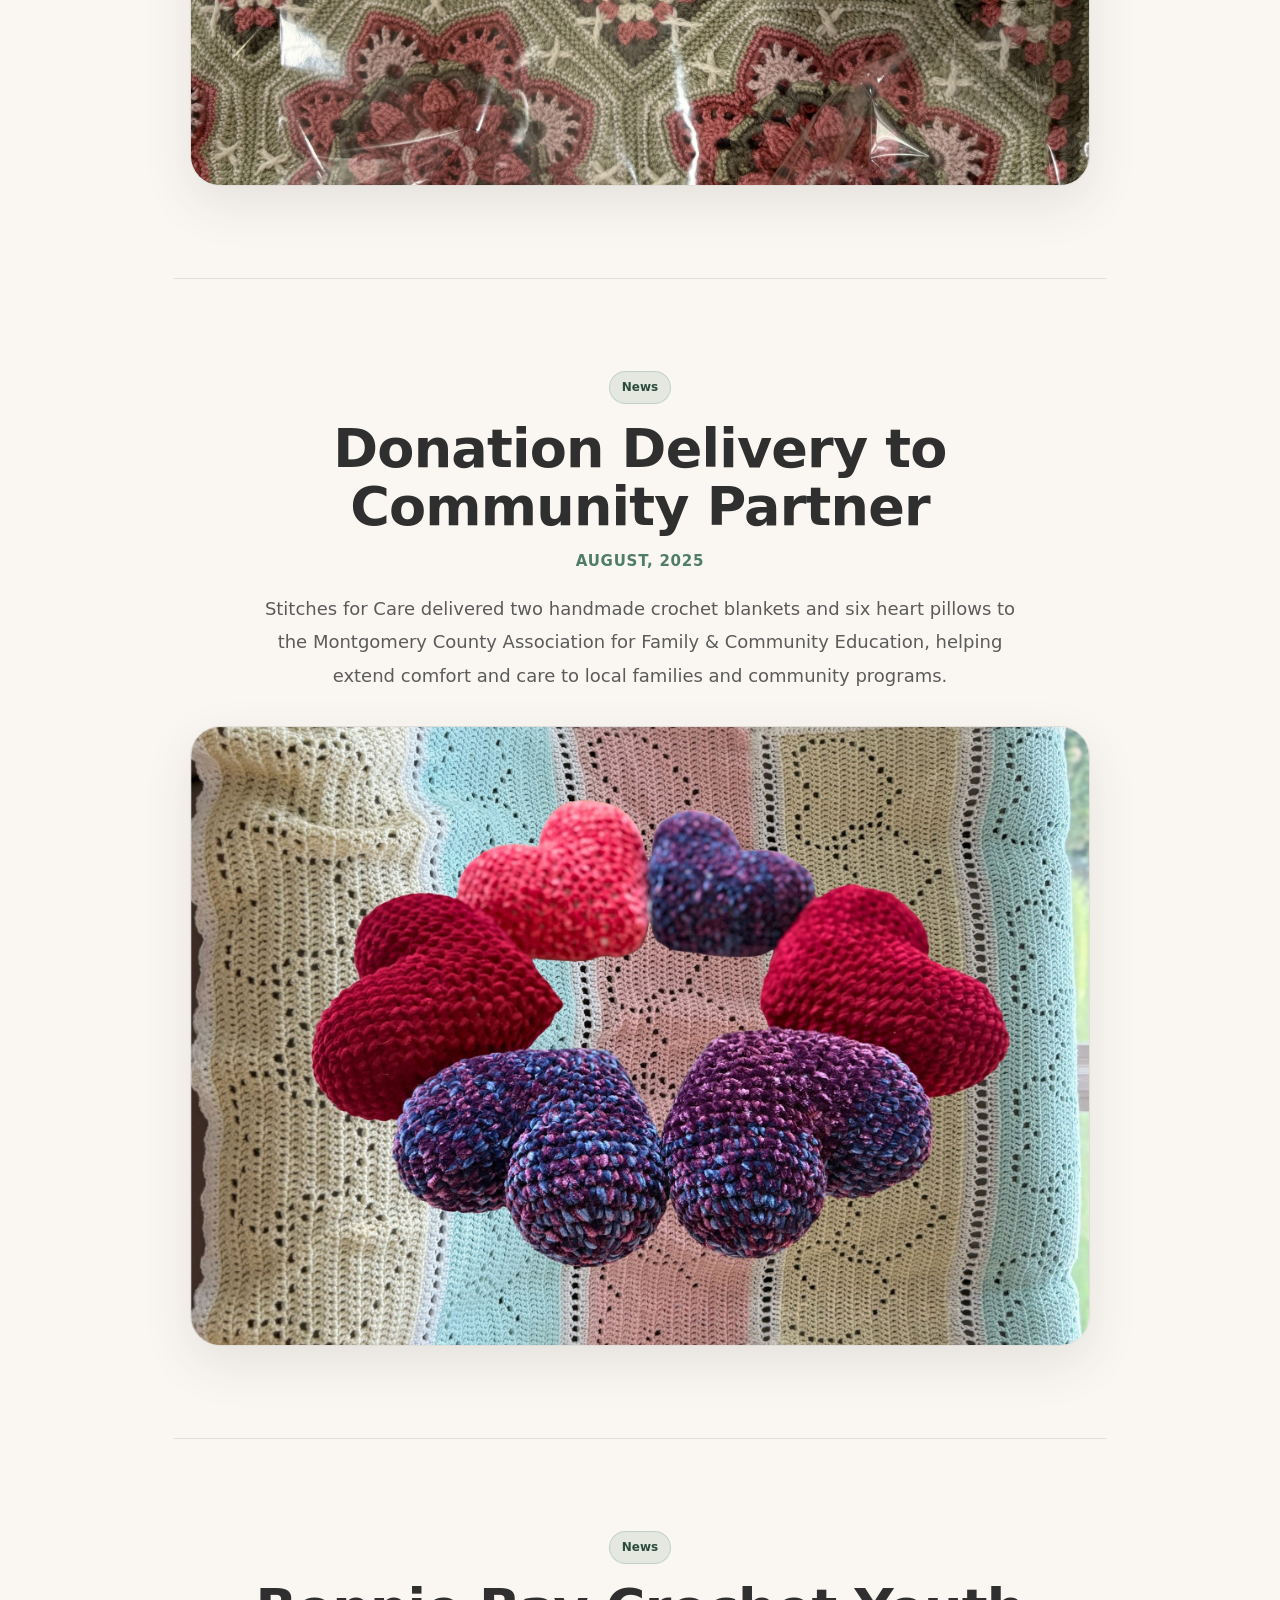
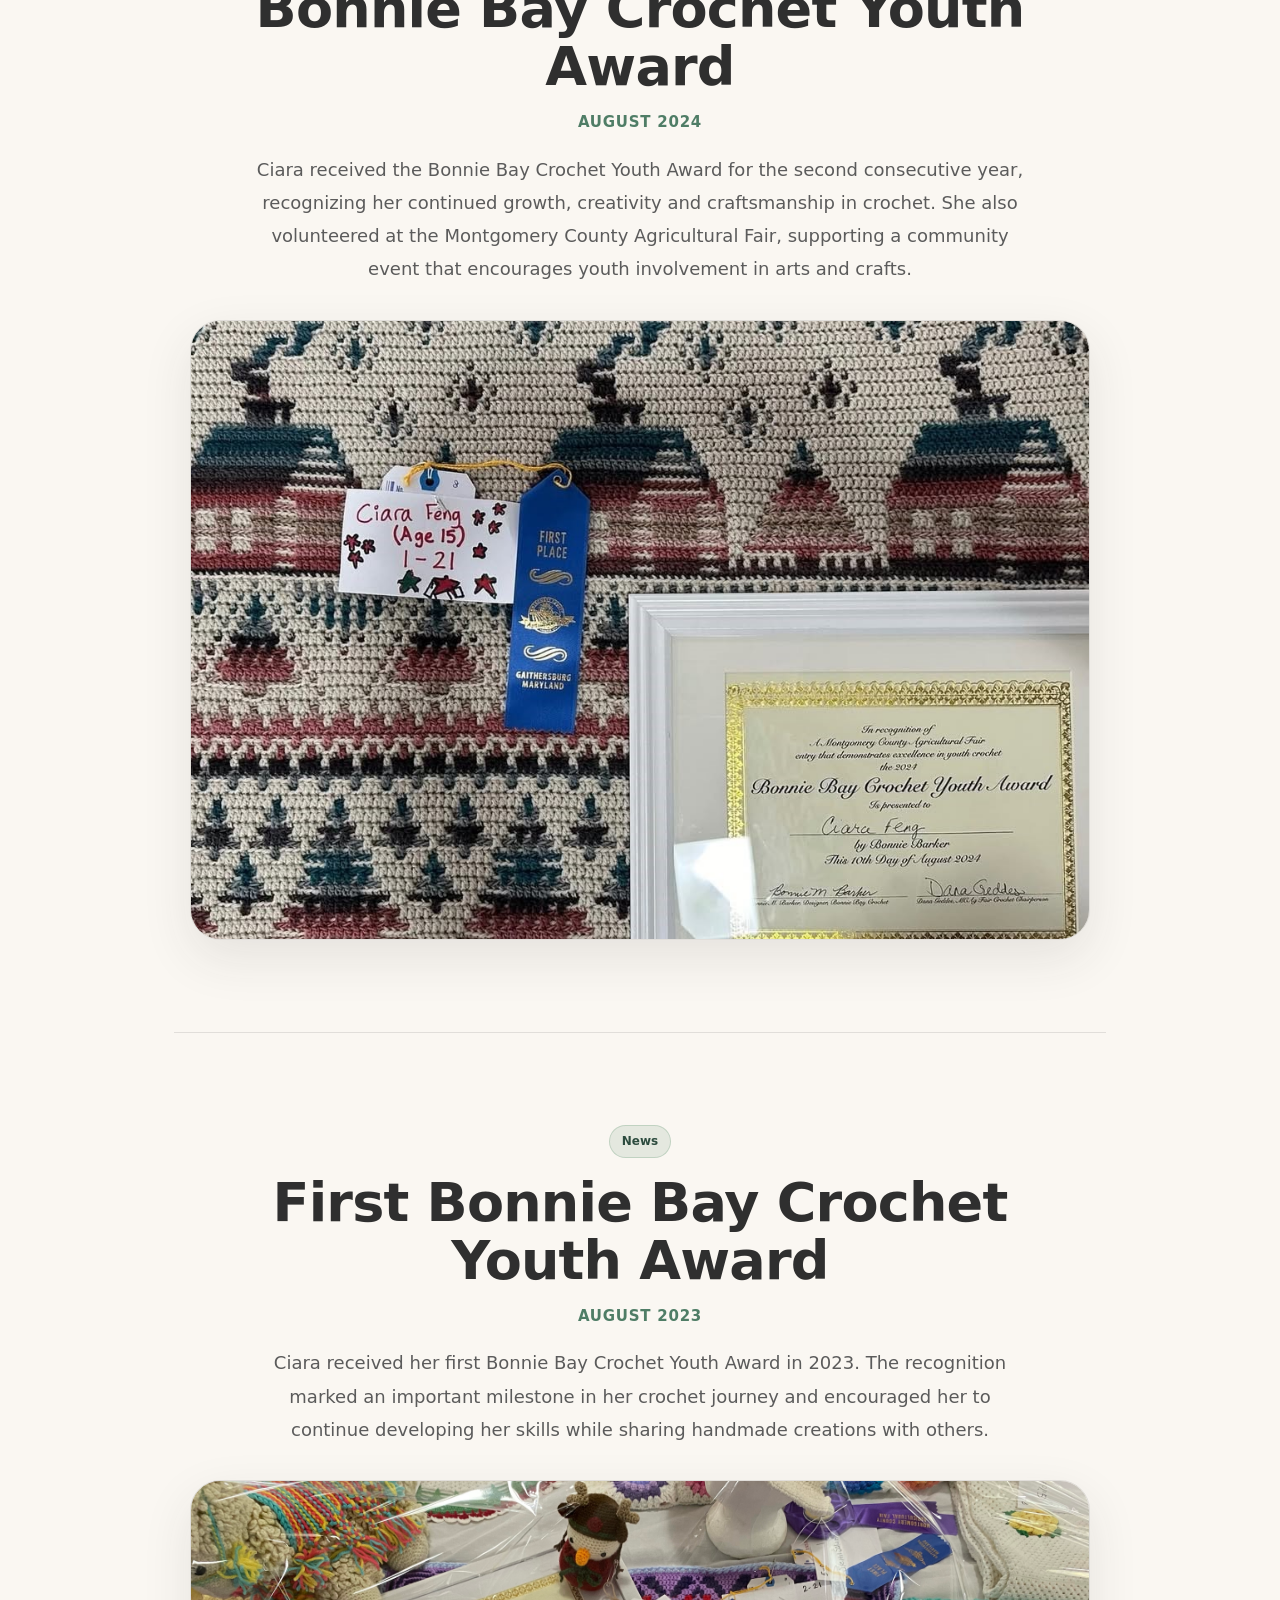
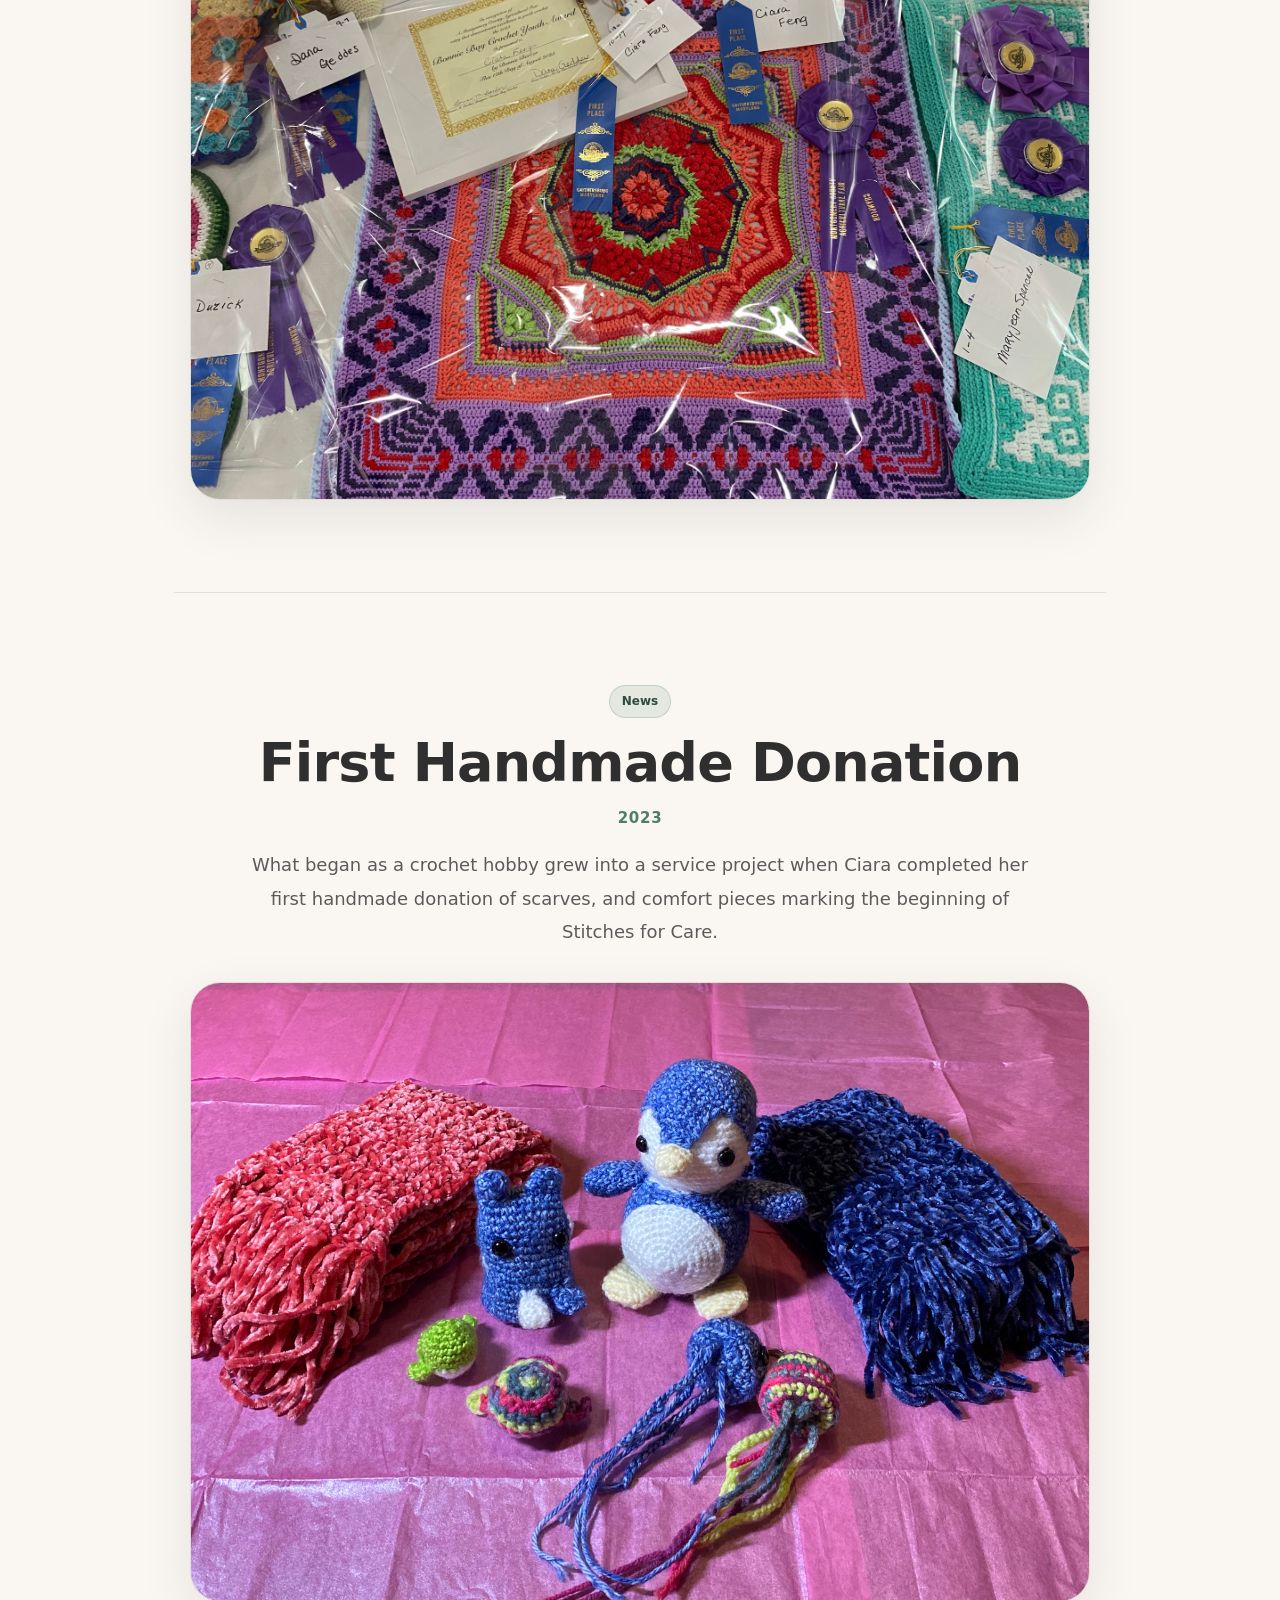
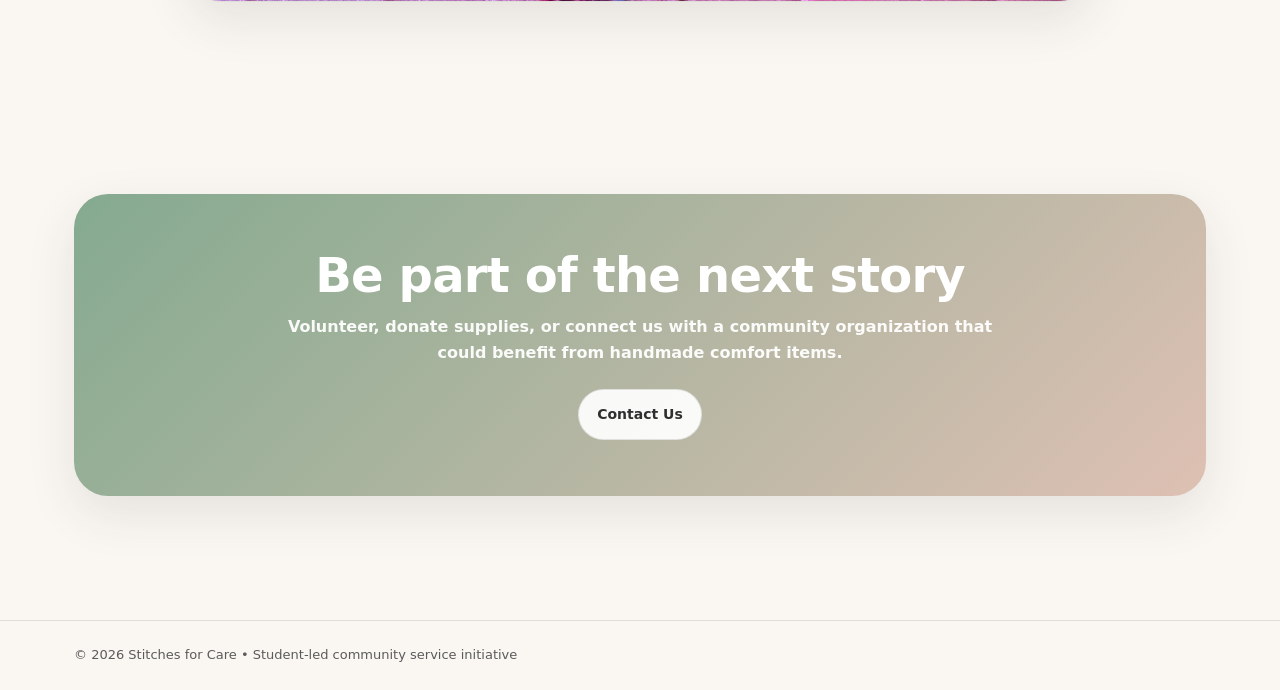
<file: news.html>
<!DOCTYPE html>
<html lang="en">
<head>
  <meta charset="UTF-8" />
  <meta name="viewport" content="width=device-width, initial-scale=1" />
  <title>Events & News | Stitches for Care</title>
  <meta name="description" content="Follow Stitches for Care events, donation deliveries, awards, and community updates." />
  <link rel="stylesheet" href="styles.css" />
</head>
<body>
  <div class="topbar">
    <div class="container">
      <div class="nav">
        <a class="brand" href="index.html">
          <strong>Stitches for Care</strong>
          <span>Comfort • Community • Creativity</span>
        </a>
        <nav class="links" aria-label="Main navigation">
          <a href="index.html">Home</a>
          <a href="gallery.html">Gallery</a>
          <a href="news.html" aria-current="page">Events & News</a>
          <a href="contact.html">Contact</a>
        </nav>
      </div>
    </div>
  </div>

  <section class="hero subHero">
    <div class="container">
      <div class="kicker">Events & News</div>
      <h1>What’s happening</h1>
      <p>
        Follow donation deliveries, volunteer activities, awards, and project updates as we continue creating comfort through handmade care.
      </p>
    </div>
  </section>

  <main>
    <section class="section newsFeatureSection">
      <div class="container narrow">
        <div class="verticalNewsStack noIntro">
          <article class="verticalNewsItem">
            <div class="verticalNewsText">
              <div class="badge">Upcoming Event</div>
              <h2>Community Crochet Session</h2>
              <p class="eventMeta">August, 2026 • Local Library</p>
              <p>
                Volunteers will gather to crochet blankets and comfort items together. No experience is required—just a willingness to learn, create, and help.
              </p>
            </div>
            <img src="images/event-crochet-session.jpg" alt="Community crochet session" />
          </article>

          <article class="verticalNewsItem">
            <div class="verticalNewsText">
              <div class="badge">News</div>
              <h2>Community Partner Donation Delivery</h2>
              <p class="eventMeta">April 2026</p>
              <p>
                Stitches for Care delivered a handmade crochet blanket to the MCAFCE. The donation was presented by founder Ciara Feng and will help support community outreach efforts that provide comfort to indivisules in need.
              </p>
            </div>
            <img src="images/Ciara-with-MCAFCE-President.jpg" alt="Ciara Feng presenting a handmade crochet blanket to MCAFCE" />
            <p class="photoCaption">
              Ciara Feng presenting a handmade crochet blanket to the President of the Montgomery County Association for Family & Community Education (MCAFCE).
          </article>

          <article class="verticalNewsItem">
            <div class="verticalNewsText">
              <div class="badge">News</div>
              <h2>State Fair Crochet Awards</h2>
              <p class="eventMeta">September 2025</p>
              <p>
                Stitches for Care participated in State fair crochet competitions, earning multiple top honors including Judge's Choice Award and First Place.
              </p>
            </div>
            <img src="images/event_0.jpg" alt="State fair crochet awards" />
          </article>

          <article class="verticalNewsItem">
            <div class="verticalNewsText">
              <div class="badge">News</div>
              <h2>County Fair Crochet Awards</h2>
              <p class="eventMeta">August 2025</p>
              <p>
                Stitches for Care participated in county fair crochet competitions, earning multiple top honors including Grand Champion and First Place.
              </p>
            </div>
            <img src="images/event_1.jpg" alt="County fair crochet awards" />
          </article>

          <article class="verticalNewsItem">
            <div class="verticalNewsText">
              <div class="badge">News</div>
              <h2>Donation Delivery to Community Partner</h2>
              <p class="eventMeta">August, 2025</p>
              <p>
                Stitches for Care delivered two handmade crochet blankets and six heart pillows to the Montgomery County Association for Family & Community Education, helping extend comfort and care to local families and community programs.
              </p>
            </div>
            <img src="images/event_donation_2.jpg" alt="Donation delivery to community partner" />
          </article>

          <article class="verticalNewsItem">
            <div class="verticalNewsText">
              <div class="badge">News</div>
              <h2>Bonnie Bay Crochet Youth Award</h2>
              <p class="eventMeta">August 2024</p>
              <p>
                Ciara received the Bonnie Bay Crochet Youth Award for the second consecutive year, recognizing her continued growth, creativity and craftsmanship in crochet. She also volunteered at the Montgomery County Agricultural Fair, supporting a community event that encourages youth involvement in arts and crafts.
              </p>
            </div>
            <img src="images/event_2.jpg" alt="County fair youth award and volunteer participation" />
          </article>

          <article class="verticalNewsItem">
            <div class="verticalNewsText">
              <div class="badge">News</div>
              <h2>First Bonnie Bay Crochet Youth Award</h2>
              <p class="eventMeta">August 2023</p>
              <p>
                Ciara received her first Bonnie Bay Crochet Youth Award in 2023. The recognition marked an important milestone in her crochet journey and encouraged her to continue developing her skills while sharing handmade creations with others.
              </p>
            </div>
            <img src="images/event_3.jpg" alt="First Bonnie Bay Crochet Youth Award" />
          </article>

          <article class="verticalNewsItem">
            <div class="verticalNewsText">
              <div class="badge">News</div>
              <h2>First Handmade Donation</h2>
              <p class="eventMeta">2023</p>
              <p>
                What began as a crochet hobby grew into a service project when Ciara completed her first handmade donation of scarves, and comfort pieces marking the beginning of Stitches for Care.
              </p>
            </div>
            <img src="images/event_donation_1.jpg" alt="First handmade crochet donation" />
          </article>
        </div>
      </div>
    </section>

    <section class="section">
      <div class="container">
        <div class="ctaBanner">
          <h2>Be part of the next story</h2>
          <p>Volunteer, donate supplies, or connect us with a community organization that could benefit from handmade comfort items.</p>
          <a href="contact.html" class="btn light">Contact Us</a>
        </div>
      </div>
    </section>
  </main>

  <footer class="footer">
    <div class="container">
      <div>© 2026 Stitches for Care • Student-led community service initiative</div>
    </div>
  </footer>
</body>
</html>
</file>
<file: styles.css>
:root{
  --bg:#FAF7F2;
  --ink:#2F2F2F;
  --muted:#5B5B5B;
  --brand:#7EA68A;
  --brand-dark:#4F7D66;
  --rose:#D9B7A8;
  --gold:#D8B56A;
  --card:#FFFFFF;
  --line:rgba(47,47,47,.12);
  --shadow:0 18px 50px rgba(47,47,47,.10);
}

*{box-sizing:border-box;}
html,body{margin:0;padding:0;scroll-behavior:smooth;}
body{
  font-family: system-ui, -apple-system, Segoe UI, Roboto, Arial, sans-serif;
  background:var(--bg);
  color:var(--ink);
  line-height:1.6;
}
a{color:inherit;}
.container{max-width:1180px;margin:0 auto;padding:0 24px;}
.narrow{max-width:840px;}

/* Top bar */
.topbar{
  background:rgba(126,166,138,.96);
  color:#fff;
  position:sticky; top:0; z-index:10;
  border-bottom:1px solid rgba(255,255,255,.22);
  backdrop-filter: blur(10px);
}
.nav{display:flex;align-items:center;justify-content:space-between;gap:18px;padding:18px 0;}
.brand{display:flex;align-items:baseline;gap:10px;text-decoration:none;}
.brand strong{font-size:18px;letter-spacing:.2px;}
.brand span{font-size:12px;opacity:.9;}
.links{display:flex;gap:14px;flex-wrap:wrap;}
.links a{color:#fff;text-decoration:none;font-weight:700;font-size:14px;padding:8px 10px;border-radius:999px;}
.links a[aria-current="page"], .links a:hover{background:rgba(255,255,255,.18);}

/* Hero */
.hero{padding:110px 0 92px;background:linear-gradient(180deg, rgba(126,166,138,.22), rgba(250,247,242,0));}
.hero.hasImage{
  min-height:620px;
  display:flex;
  align-items:center;
  background:
    linear-gradient(90deg, rgba(35,47,39,.70), rgba(35,47,39,.22)),
    url("images/hero.jpg");
  background-size:cover;
  background-position:center;
  color:#fff;
}
.heroContent{max-width:760px;}
.hero h1{margin:0 0 18px;font-size:clamp(42px, 7vw, 76px);line-height:1.02;letter-spacing:-1.8px;}
.hero p{margin:0;color:var(--muted);font-weight:700;font-size:20px;max-width:760px;}
.hero.hasImage p{color:rgba(255,255,255,.94);}
.hero.hasImage .kicker{color:rgba(255,255,255,.92);}
.kicker{color:var(--brand-dark);font-weight:800;font-size:13px;letter-spacing:.14em;text-transform:uppercase;margin-bottom:10px;}
.heroActions{display:flex;gap:14px;flex-wrap:wrap;margin-top:30px;}

/* Common */
.section{padding:96px 0;}
.section.compact{padding:64px 0;}
.sectionIntro{max-width:780px;margin-bottom:34px;}
.sectionIntro.center{text-align:center;margin-left:auto;margin-right:auto;}
.section h2{margin:0 0 14px;font-size:clamp(30px,4vw,48px);line-height:1.08;letter-spacing:-.8px;}
.section h3{margin:0 0 10px;font-size:22px;}
.section p{margin:0 0 14px;color:var(--muted);}
.cardGrid{display:grid;gap:28px;grid-template-columns:repeat(12,1fr);}
.card{background:var(--card);border:1px solid var(--line);border-radius:24px;padding:30px;box-shadow:0 10px 28px rgba(47,47,47,.04);}
.card h3{font-size:20px;}
.card p{font-size:16px;}
.span4{grid-column:span 4;}
.span6{grid-column:span 6;}
.span12{grid-column:span 12;}
.list{margin:12px 0 0;padding-left:20px;color:var(--muted);}
.list li{margin:8px 0;}

/* Buttons */
.btn{display:inline-block;text-decoration:none;padding:13px 18px;border-radius:999px;border:1px solid var(--line);background:#fff;font-weight:800;font-size:14px;transition:.16s ease;}
.btn.primary{background:var(--brand);color:#fff;border-color:transparent;}
.btn.gold{background:var(--gold);color:#2F2F2F;border-color:transparent;}
.btn.light{background:rgba(255,255,255,.92);color:#2F2F2F;}
.btn:hover{transform:translateY(-2px);box-shadow:0 12px 24px rgba(47,47,47,.12);}
.ctaRow{margin-top:42px;display:flex;gap:12px;flex-wrap:wrap;align-items:center;}

/* Simple vertical homepage photo story */
.photoStorySection{
  padding-top:104px;
  padding-bottom:112px;
}
.storyHeader{
  max-width:820px;
  margin-bottom:52px;
}
.verticalPhotoStory{
  max-width:940px;
  margin:0 auto;
  display:grid;
  gap:70px;
}
.verticalStoryItem{
  margin:0;
  text-align:center;
}
.verticalStoryItem img{
  width:100%;
  min-height:680px;
  max-height:820px;
  object-fit:cover;
  display:block;
  border-radius:34px;
  border:1px solid var(--line);
  box-shadow:var(--shadow);
  background:#fff;
}
.verticalStoryItem figcaption{
  max-width:720px;
  margin:24px auto 0;
}
.verticalStoryItem h3{
  font-size:28px;
  margin:0 0 8px;
}
.verticalStoryItem p{
  font-size:18px;
  margin:0;
  color:var(--muted);
}

/* Founder section */
.founderSection{padding-top:110px;padding-bottom:110px;}
.founderLayout{display:grid;grid-template-columns:minmax(420px, 600px) 1fr;gap:70px;align-items:center;}
.founderPhotoWrap{position:relative;}
.founderPhotoWrap::before{content:"";position:absolute;inset:28px -18px -18px 28px;border-radius:34px;background:rgba(217,183,168,.45);z-index:0;}
.founderImg{position:relative;z-index:1;width:100%;max-width:600px;aspect-ratio:4/5;object-fit:cover;border-radius:34px;border:1px solid var(--line);display:block;box-shadow:var(--shadow);}
.founderText{max-width:560px;}
.founderText p{font-size:18px;}
.quoteCard{margin-top:26px;padding:24px;border-left:6px solid var(--rose);background:#fff;border-radius:22px;box-shadow:0 10px 28px rgba(47,47,47,.04);}
.quoteCard p{margin:0;color:#3D3D3D;font-weight:700;font-size:18px;}

/* Impact */
.impactGrid{display:grid;grid-template-columns:repeat(3,1fr);gap:24px;}
.impactCard{background:#fff;padding:38px 26px;text-align:center;border-radius:24px;border:1px solid var(--line);box-shadow:0 10px 28px rgba(47,47,47,.04);}
.impactCard h2{font-size:52px;margin:0;color:var(--brand);line-height:1;}
.impactCard p{margin:12px 0 0;font-weight:800;color:var(--muted);}

/* Process */
.processGrid{display:grid;grid-template-columns:repeat(4,1fr);gap:20px;}
.processStep{background:#fff;border:1px solid var(--line);border-radius:24px;padding:26px;position:relative;}
.processStep .num{display:inline-grid;place-items:center;width:40px;height:40px;border-radius:999px;background:rgba(126,166,138,.18);color:var(--brand-dark);font-weight:900;margin-bottom:16px;}

/* Feature story */
.featureStory{display:grid;grid-template-columns:1.05fr .95fr;gap:44px;align-items:center;background:#fff;border:1px solid var(--line);border-radius:34px;padding:28px;box-shadow:var(--shadow);}
.featureStory img{width:100%;aspect-ratio:4/3;object-fit:cover;border-radius:26px;display:block;}
.storyText{padding:12px 10px;}

/* Awards */
.awardGrid{display:grid;grid-template-columns:repeat(3,1fr);gap:22px;}
.awardCard{background:#fff;border:1px solid var(--line);border-radius:24px;padding:28px;box-shadow:0 10px 28px rgba(47,47,47,.04);}
.awardIcon{font-size:34px;margin-bottom:12px;}
.awardCard h3{margin-bottom:6px;}

/* Final CTA */
.ctaBanner{background:linear-gradient(135deg, rgba(126,166,138,.95), rgba(217,183,168,.85));border-radius:34px;padding:56px;color:#fff;text-align:center;box-shadow:var(--shadow);}
.ctaBanner h2{color:#fff;margin-bottom:12px;}
.ctaBanner p{color:rgba(255,255,255,.94);max-width:720px;margin:0 auto 24px;font-weight:700;}

/* Gallery page */
.galleryGrid{display:grid;gap:18px;grid-template-columns:repeat(12,1fr);}
.galleryGrid .ph{grid-column:span 4;aspect-ratio:4/3;border-radius:20px;border:1px solid var(--line);overflow:hidden;background:rgba(126,166,138,.10);box-shadow:0 10px 26px rgba(47,47,47,.05);}
.galleryGrid .phImg{width:100%;height:100%;object-fit:cover;display:block;transition:transform .35s ease;}
.galleryGrid .ph:hover .phImg{transform:scale(1.04);}

/* Events & News */
.badge{display:inline-block;padding:6px 12px;border-radius:999px;background:rgba(126,166,138,.18);border:1px solid rgba(126,166,138,.35);font-size:12px;font-weight:800;color:#2d4c3f;}
.eventRow{display:grid;grid-template-columns:360px 1fr;gap:24px;align-items:start;}
.eventContent{min-width:0;}
.eventImg{width:100%;aspect-ratio:3/2;object-fit:cover;border-radius:18px;border:1px solid var(--line);display:block;}
.eventCard{background:var(--card);border:1px solid var(--line);border-radius:24px;padding:22px;}
.eventContent h3{margin-top:8px;margin-bottom:4px;}
.eventContent p{margin:0;}
.eventMeta{font-size:13px;color:var(--muted);margin:0 0 10px;}


/* Partner section */
.partnerSection{padding-top:110px;}
.partnerFeature{grid-template-columns:.95fr 1.05fr;}
.partnerFeature .storyText p{font-size:18px;line-height:1.75;}

/* Footer */
.footer{margin-top:28px;border-top:1px solid var(--line);padding:24px 0;color:var(--muted);font-size:13px;}

/* Forms */
.form{display:grid;gap:14px;max-width:640px;}
label{font-weight:800;font-size:13px;}
input, textarea{width:100%;padding:12px 14px;border-radius:14px;border:1px solid var(--line);background:#fff;font:inherit;}
textarea{min-height:150px;resize:vertical;}
.note{font-size:13px;color:var(--muted);}

@media (max-width: 940px){
  .nav{align-items:flex-start;flex-direction:column;}
  .hero.hasImage{min-height:560px;}
  .verticalStoryItem img{min-height:560px;}
  .founderLayout{grid-template-columns:1fr;gap:42px;}
  .founderImg{max-width:720px;}
  .featureStory{grid-template-columns:1fr;}
  .impactGrid,.awardGrid{grid-template-columns:1fr;}
  .processGrid{grid-template-columns:repeat(2,1fr);}
  .span4,.span6{grid-column:span 12;}
  .galleryGrid .ph{grid-column:span 6;}
  .eventRow{grid-template-columns:1fr;}
}
@media (max-width: 560px){
  .container{padding:0 18px;}
  .section{padding:72px 0;}
  .hero{padding:86px 0 74px;}
  .hero.hasImage{min-height:520px;}
  .verticalPhotoStory{gap:54px;}
  .verticalStoryItem img{min-height:430px;border-radius:24px;}
  .verticalStoryItem h3{font-size:24px;}
  .verticalStoryItem p{font-size:16px;}
  .processGrid{grid-template-columns:1fr;}
  .galleryGrid .ph{grid-column:span 12;}
  .ctaBanner{padding:38px 22px;}
}


/* Spacious feature sections: Featured Story + Community Partner */
.featuredStorySection,
.partnerSection{
  padding-top:110px;
  padding-bottom:110px;
}

.featuredFeature,
.partnerFeature{
  display:grid;
  grid-template-columns:1fr 520px;
  gap:80px;
  align-items:center;
  padding:0;
  background:transparent;
  border:0;
  border-radius:0;
  box-shadow:none;
}

.featuredFeature .storyText,
.partnerFeature .storyText{
  order:1;
  padding:0;
  max-width:620px;
}

.featuredFeature img,
.partnerFeature img{
  order:2;
  width:100%;
  height:600px;
  aspect-ratio:auto;
  object-fit:cover;
  border-radius:28px;
  border:1px solid var(--line);
  display:block;
  box-shadow:var(--shadow);
}

.featuredFeature .storyText h2,
.partnerFeature .storyText h2{
  font-size:clamp(38px, 5vw, 58px);
  line-height:1.05;
  letter-spacing:-1px;
  margin:12px 0 26px;
}

.featuredFeature .storyText p,
.partnerFeature .storyText p{
  font-size:18px;
  line-height:1.85;
  margin-bottom:18px;
}

.featuredFeature .btn{
  margin-top:12px;
}

@media (max-width:980px){
  .featuredFeature,
  .partnerFeature{
    grid-template-columns:1fr;
    gap:40px;
  }

  .featuredFeature img,
  .partnerFeature img{
    height:auto;
    min-height:0;
  }
}

/* Final consistency updates for Gallery, Events & News, and Contact */
.subHero{
  text-align:center;
  padding:120px 0 100px;
}
.subHero .container{
  max-width:850px;
}
.subHero p{
  margin:0 auto;
  max-width:720px;
  font-size:20px;
}

.galleryFeatureSection{
  padding-top:104px;
}
.largeGalleryStack{
  max-width:940px;
  margin:0 auto;
  display:grid;
  gap:72px;
}
.largeGalleryItem{
  margin:0;
  text-align:center;
}
.largeGalleryItem img{
  width:100%;
  min-height:640px;
  max-height:820px;
  object-fit:cover;
  display:block;
  border-radius:34px;
  border:1px solid var(--line);
  box-shadow:var(--shadow);
  background:#fff;
}
.largeGalleryItem figcaption{
  max-width:720px;
  margin:24px auto 0;
}
.largeGalleryItem h3{
  font-size:28px;
  margin:0 0 8px;
}
.largeGalleryItem p{
  font-size:18px;
  margin:0;
}
.editorialGalleryGrid{
  display:grid;
  grid-template-columns:repeat(2, 1fr);
  gap:28px;
}
.editorialGalleryGrid figure{
  margin:0;
  background:#fff;
  border:1px solid var(--line);
  border-radius:28px;
  overflow:hidden;
  box-shadow:0 10px 28px rgba(47,47,47,.05);
}
.editorialGalleryGrid img{
  width:100%;
  height:430px;
  object-fit:cover;
  display:block;
  transition:transform .35s ease;
}
.editorialGalleryGrid figure:hover img{
  transform:scale(1.035);
}
.editorialGalleryGrid figcaption{
  padding:18px 20px;
  font-weight:800;
  color:var(--brand-dark);
}

.newsFeatureSection{
  padding-top:104px;
}
.newsStack{
  display:grid;
  gap:96px;
}
.newsFeature{
  display:grid;
  grid-template-columns:1fr 520px;
  gap:80px;
  align-items:center;
  padding:0;
  background:transparent;
  border:0;
  border-radius:0;
  box-shadow:none;
}
.newsFeature.reverse{
  grid-template-columns:520px 1fr;
}
.newsFeature.reverse .storyText{
  order:2;
}
.newsFeature.reverse img{
  order:1;
}
.newsFeature .storyText{
  padding:0;
  max-width:620px;
}
.newsFeature .storyText h2{
  font-size:clamp(36px, 5vw, 56px);
  line-height:1.05;
  letter-spacing:-1px;
  margin:14px 0 12px;
}
.newsFeature .storyText p:not(.eventMeta){
  font-size:18px;
  line-height:1.85;
}
.newsFeature img{
  width:100%;
  height:560px;
  aspect-ratio:auto;
  object-fit:cover;
  border-radius:28px;
  border:1px solid var(--line);
  display:block;
  box-shadow:var(--shadow);
}
.newsFeature .eventMeta{
  font-size:15px;
  font-weight:800;
  color:var(--brand-dark);
  margin-bottom:18px;
}

.contactIntroGrid{
  display:grid;
  grid-template-columns:repeat(3, 1fr);
  gap:24px;
}
.contactOption{
  background:#fff;
  border:1px solid var(--line);
  border-radius:24px;
  padding:30px;
  box-shadow:0 10px 28px rgba(47,47,47,.04);
  text-align:center;
}
.contactOption h3{
  margin-bottom:8px;
}
.contactSection{
  padding-top:80px;
}
.contactLayout{
  display:grid;
  grid-template-columns:1fr 560px;
  gap:76px;
  align-items:start;
}
.contactText h2{
  font-size:clamp(38px,5vw,58px);
  line-height:1.05;
}
.contactText p{
  font-size:18px;
  line-height:1.85;
}
.contactCard{
  background:#fff;
  border:1px solid var(--line);
  border-radius:30px;
  padding:34px;
  box-shadow:var(--shadow);
}
.contactCard .form{
  max-width:none;
}
.contactCard .btn{
  justify-self:start;
}

@media (max-width:980px){
  .largeGalleryItem img{
    min-height:520px;
  }
  .newsFeature,
  .newsFeature.reverse,
  .contactLayout{
    grid-template-columns:1fr;
    gap:40px;
  }
  .newsFeature.reverse .storyText,
  .newsFeature.reverse img{
    order:initial;
  }
  .newsFeature img{
    height:auto;
  }
  .contactIntroGrid{
    grid-template-columns:1fr;
  }
}

@media (max-width:620px){
  .subHero{
    padding:88px 0 72px;
  }
  .largeGalleryStack{
    gap:54px;
  }
  .largeGalleryItem img{
    min-height:420px;
    border-radius:24px;
  }
  .editorialGalleryGrid{
    grid-template-columns:1fr;
  }
  .editorialGalleryGrid img{
    height:360px;
  }
  .newsStack{
    gap:70px;
  }
  .newsFeature img{
    border-radius:24px;
  }
  .contactCard{
    padding:24px;
  }
}

/* Final Events & News vertical story layout */
.container.narrow{
  max-width:980px;
}
.verticalNewsStack{
  display:grid;
  gap:92px;
  margin-top:64px;
}
.verticalNewsItem{
  display:block;
  text-align:center;
  padding-bottom:92px;
  border-bottom:1px solid var(--line);
}
.verticalNewsItem:last-child{
  border-bottom:0;
  padding-bottom:0;
}
.verticalNewsText{
  max-width:780px;
  margin:0 auto 34px;
}
.verticalNewsText h2{
  font-size:clamp(34px, 5vw, 54px);
  line-height:1.08;
  letter-spacing:-.8px;
  margin:16px 0 12px;
}
.verticalNewsText p{
  font-size:18px;
  line-height:1.85;
  margin-left:auto;
  margin-right:auto;
}
.verticalNewsText .eventMeta{
  font-size:15px;
  font-weight:800;
  color:var(--brand-dark);
  margin-bottom:16px;
}
.verticalNewsItem img{
  width:100%;
  max-width:900px;
  height:620px;
  object-fit:cover;
  display:block;
  margin:0 auto;
  border-radius:30px;
  border:1px solid var(--line);
  box-shadow:var(--shadow);
}
@media (max-width:820px){
  .verticalNewsStack{
    gap:66px;
    margin-top:44px;
  }
  .verticalNewsItem{
    padding-bottom:66px;
  }
  .verticalNewsItem img{
    height:auto;
    border-radius:24px;
  }
  .verticalNewsText p{
    font-size:16px;
  }
}


/* Final homepage simplification */
.quoteSection{
  padding:54px 0 24px;
}
.founderQuote{
  margin:0 auto;
  max-width:860px;
  text-align:center;
  font-size:clamp(26px, 4vw, 42px);
  line-height:1.25;
  font-weight:800;
  color:#3d3d3d;
}
.miniAwardGrid{
  display:grid;
  grid-template-columns:repeat(2, minmax(0, 1fr));
  gap:12px;
  margin-top:26px;
}
.miniAward{
  background:#fff;
  border:1px solid var(--line);
  border-radius:18px;
  padding:14px 16px;
  font-weight:800;
  color:#3d3d3d;
  box-shadow:0 10px 24px rgba(47,47,47,.04);
}
.impactPartnerFeature{
  grid-template-columns:1fr 520px;
}
.impactMiniGrid{
  display:grid;
  grid-template-columns:repeat(3, 1fr);
  gap:14px;
  margin-top:30px;
}
.impactMiniGrid div{
  background:#fff;
  border:1px solid var(--line);
  border-radius:20px;
  padding:20px 16px;
  text-align:center;
  box-shadow:0 10px 24px rgba(47,47,47,.04);
}
.impactMiniGrid strong{
  display:block;
  font-size:34px;
  line-height:1;
  color:var(--brand);
}
.impactMiniGrid span{
  display:block;
  margin-top:8px;
  font-weight:800;
  color:var(--muted);
  font-size:13px;
}
.verticalNewsStack.noIntro{
  margin-top:0;
}
.verticalNewsText .eventMeta{
  text-transform:uppercase;
  letter-spacing:.05em;
}
@media (max-width:980px){
  .impactPartnerFeature{grid-template-columns:1fr;}
  .impactMiniGrid{grid-template-columns:1fr;}
}
@media (max-width:620px){
  .miniAwardGrid{grid-template-columns:1fr;}
  .quoteSection{padding:42px 0 10px;}
}

/* ==========================================
   FINAL CONTACT PAGE
========================================== */

.centerHero{
  text-align:center;
}
.centerHero .container{
  max-width:850px;
}
.centerHero h1{
  margin-bottom:20px;
}
.centerHero p{
  max-width:750px;
  margin:0 auto;
}

.contactIntroGrid{
  display:grid;
  grid-template-columns:repeat(3, 1fr);
  gap:24px;
}
.contactOption{
  background:#fff;
  border:1px solid var(--line);
  border-radius:24px;
  padding:32px;
  text-align:center;
  box-shadow:0 10px 28px rgba(47,47,47,.04);
  transition:transform .2s ease;
}
.contactOption:hover{
  transform:translateY(-4px);
}
.contactOption h3{
  margin-top:0;
  margin-bottom:12px;
}
.contactOption p{
  margin:0;
  color:var(--muted);
  line-height:1.7;
}

.formSection{
  padding-top:60px;
}
.formCard{
  max-width:1100px;
  margin:0 auto;
  background:#fff;
  border:1px solid var(--line);
  border-radius:30px;
  padding:42px;
  box-shadow:var(--shadow);
}
.formCard h2{
  text-align:center;
  margin-top:0;
  margin-bottom:12px;
}
.formCard p{
  text-align:center;
  max-width:720px;
  margin:0 auto 32px;
  color:var(--muted);
}
.googleForm{
  border-radius:20px;
  overflow:hidden;
  background:#fff;
}
.googleForm iframe{
  width:100%;
  min-height:1250px;
  border:0;
  display:block;
}

@media (max-width:900px){
  .contactIntroGrid{
    grid-template-columns:1fr;
  }
  .formCard{
    padding:24px;
  }
  .formCard{
  max-width:760px;
  margin:0 auto;
  text-align:center;
  background:#fff;
  border:1px solid var(--line);
  border-radius:28px;
  padding:56px 36px;
}
.formButton{
    display:inline-block;
    margin:32px auto 0;
}
.formButton{
    display:inline-flex;
    align-items:center;
    justify-content:center;

    padding:18px 36px;
    font-size:18px;
    font-weight:700;

    border-radius:999px;

    background:#5E8D68;
    color:white;

    text-decoration:none;

    box-shadow:0 10px 24px rgba(94,141,104,.25);

    transition:.2s ease;
}

.formButton:hover{
    transform:translateY(-2px);
}

}

/* ==========================================
   FINAL CONTACT PAGE REFINEMENTS
========================================== */

.formCard h2{
  font-size:clamp(34px, 5vw, 54px);
}

.ctaSection{
  padding-top:50px;
  padding-bottom:70px;
}

.copyrightFooter{
  margin-top:0;
  border-top:1px solid var(--line);
  padding:24px 0 40px;
  background:transparent;
  color:var(--muted);
}

.copyrightFooter .container{
  text-align:left;
}

@media (max-width:700px){
  .ctaSection{
    padding-top:34px;
  }

  .copyrightFooter .container{
    text-align:center;
  }
}
/* Final contact form button alignment */
.formCard,
.formCard *{
  text-align: center;
}
.formCard p{
    margin-bottom:24px;
}

.formButton{
    margin-top:8px;
}

.formButton{
    display:inline-flex;
    align-items:center;
    justify-content:center;

    padding:20px 42px;

    background:#ffffff;
    color:#4F6F57;

    border:3px solid #4F6F57;

    border-radius:999px;

    font-size:20px;
    font-weight:800;

    text-decoration:none;

    box-shadow:0 8px 24px rgba(79,111,87,.20);

    transition:all .25s ease;
}

.formButton:hover{
    transform:translateY(-3px);
    box-shadow:0 12px 30px rgba(79,111,87,.30);
    background:#F7FBF7;
}
</file>
